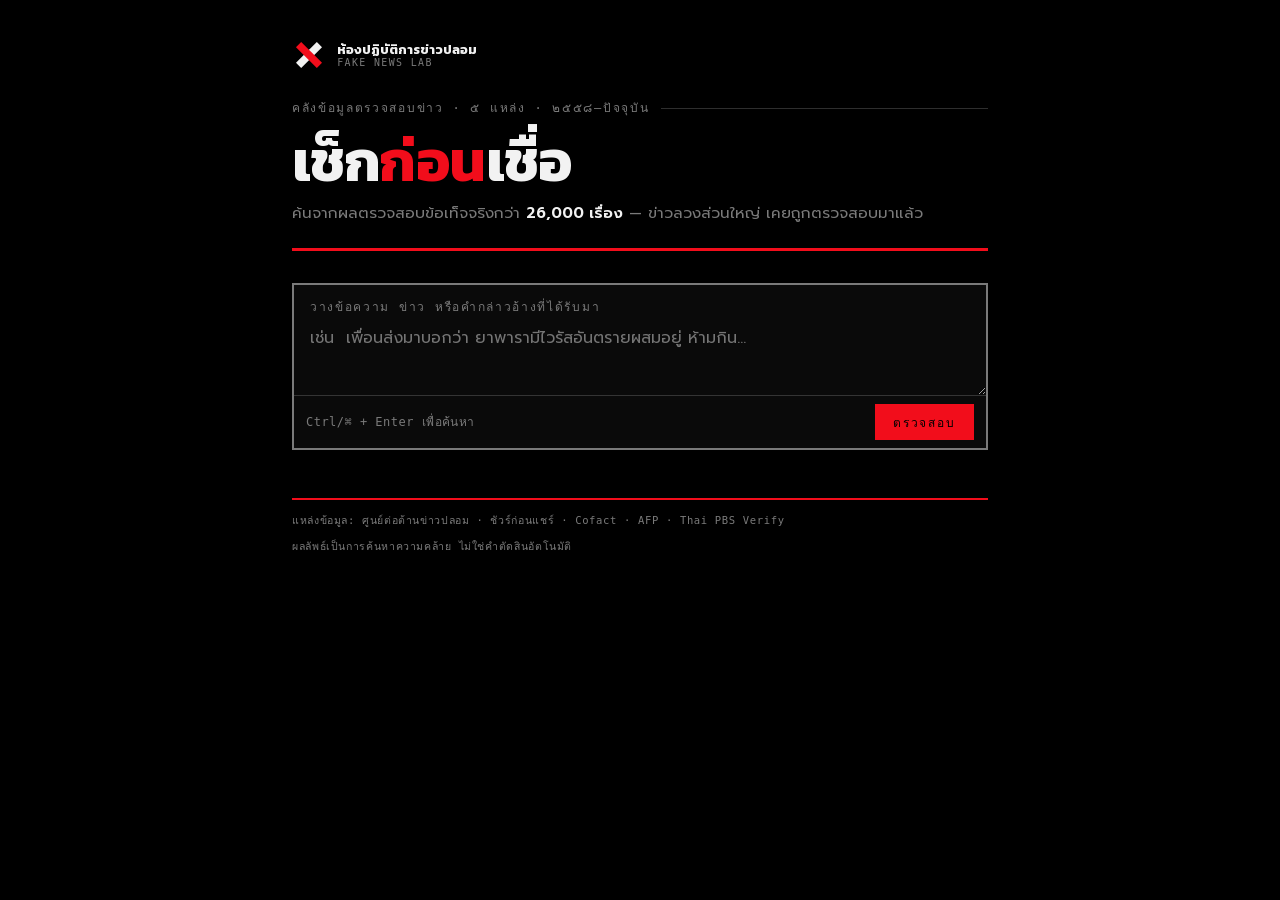
<file: src/th_verify/static/index.html>
<!doctype html>
<html lang="th">
<head>
<meta charset="utf-8">
<meta name="viewport" content="width=device-width, initial-scale=1">
<title>เช็กก่อนเชื่อ — คลังตรวจสอบข่าวไทย</title>
<!--
  Fake News Lab brand. The generated stylesheet block below is a verbatim copy
  of assets/brand/fnl-design-system.css, inlined because this file is served
  directly by FastAPI (FileResponse, no static mount) and must not make a single
  network request. Do not hand-edit it: run

      python scripts/_brand.py sync-static

  after changing the stylesheet. Page-specific rules live in the second block.
-->
<link rel="icon" href="data:image/svg+xml,%3Csvg xmlns='http://www.w3.org/2000/svg' viewBox='0 0 120 120'%3E%3Cg transform='rotate(-45 60 60)'%3E%3Crect x='8' y='47' width='104' height='26' fill='%23F2F2F2'/%3E%3C/g%3E%3Cg transform='rotate(45 60 60)'%3E%3Crect x='8' y='47' width='104' height='26' fill='%23F20D1B'/%3E%3C/g%3E%3C/svg%3E">
<style data-fnl-design-system>
/* ===== GENERATED — do not edit here. Source of truth: assets/brand/fnl-design-system.css
   Re-inline with: python scripts/_brand.py sync-static ===== */
/* Fake News Lab — brand webfonts.
 * Kanit + Prompt by Cadson Demak, SIL Open Font License 1.1.
 * GENERATED FILE — do not hand-edit; run scripts/brand/fetch_fonts.py.
 * Embedded rather than linked so no visitor request reaches a third
 * party and so standalone report files keep their typography when moved.
 */

/* Kanit 500 — latin */
@font-face {
  font-family: 'Kanit';
  font-style: normal;
  font-weight: 500;
  font-display: swap;
  src: url([data-uri]) format('woff2');
  unicode-range: U+0000-00FF, U+0131, U+0152-0153, U+02BB-02BC, U+02C6, U+02DA, U+02DC, U+0304, U+0308, U+0329, U+2000-206F, U+20AC, U+2122, U+2191, U+2193, U+2212, U+2215, U+FEFF, U+FFFD;
}

/* Kanit 500 — thai */
@font-face {
  font-family: 'Kanit';
  font-style: normal;
  font-weight: 500;
  font-display: swap;
  src: url([data-uri]) format('woff2');
  unicode-range: U+02D7, U+0303, U+0331, U+0E01-0E5B, U+200C-200D, U+25CC;
}

/* Kanit 600 — latin */
@font-face {
  font-family: 'Kanit';
  font-style: normal;
  font-weight: 600;
  font-display: swap;
  src: url([data-uri]) format('woff2');
  unicode-range: U+0000-00FF, U+0131, U+0152-0153, U+02BB-02BC, U+02C6, U+02DA, U+02DC, U+0304, U+0308, U+0329, U+2000-206F, U+20AC, U+2122, U+2191, U+2193, U+2212, U+2215, U+FEFF, U+FFFD;
}

/* Kanit 600 — thai */
@font-face {
  font-family: 'Kanit';
  font-style: normal;
  font-weight: 600;
  font-display: swap;
  src: url([data-uri]) format('woff2');
  unicode-range: U+02D7, U+0303, U+0331, U+0E01-0E5B, U+200C-200D, U+25CC;
}

/* Kanit 700 — latin */
@font-face {
  font-family: 'Kanit';
  font-style: normal;
  font-weight: 700;
  font-display: swap;
  src: url([data-uri]) format('woff2');
  unicode-range: U+0000-00FF, U+0131, U+0152-0153, U+02BB-02BC, U+02C6, U+02DA, U+02DC, U+0304, U+0308, U+0329, U+2000-206F, U+20AC, U+2122, U+2191, U+2193, U+2212, U+2215, U+FEFF, U+FFFD;
}

/* Kanit 700 — thai */
@font-face {
  font-family: 'Kanit';
  font-style: normal;
  font-weight: 700;
  font-display: swap;
  src: url([data-uri]) format('woff2');
  unicode-range: U+02D7, U+0303, U+0331, U+0E01-0E5B, U+200C-200D, U+25CC;
}

/* Prompt 400 — latin */
@font-face {
  font-family: 'Prompt';
  font-style: normal;
  font-weight: 400;
  font-display: swap;
  src: url([data-uri]) format('woff2');
  unicode-range: U+0000-00FF, U+0131, U+0152-0153, U+02BB-02BC, U+02C6, U+02DA, U+02DC, U+0304, U+0308, U+0329, U+2000-206F, U+20AC, U+2122, U+2191, U+2193, U+2212, U+2215, U+FEFF, U+FFFD;
}

/* Prompt 400 — thai */
@font-face {
  font-family: 'Prompt';
  font-style: normal;
  font-weight: 400;
  font-display: swap;
  src: url([data-uri]) format('woff2');
  unicode-range: U+02D7, U+0303, U+0331, U+0E01-0E5B, U+200C-200D, U+25CC;
}

/* Prompt 500 — latin */
@font-face {
  font-family: 'Prompt';
  font-style: normal;
  font-weight: 500;
  font-display: swap;
  src: url([data-uri]) format('woff2');
  unicode-range: U+0000-00FF, U+0131, U+0152-0153, U+02BB-02BC, U+02C6, U+02DA, U+02DC, U+0304, U+0308, U+0329, U+2000-206F, U+20AC, U+2122, U+2191, U+2193, U+2212, U+2215, U+FEFF, U+FFFD;
}

/* Prompt 500 — thai */
@font-face {
  font-family: 'Prompt';
  font-style: normal;
  font-weight: 500;
  font-display: swap;
  src: url([data-uri]) format('woff2');
  unicode-range: U+02D7, U+0303, U+0331, U+0E01-0E5B, U+200C-200D, U+25CC;
}

/* Prompt 600 — latin */
@font-face {
  font-family: 'Prompt';
  font-style: normal;
  font-weight: 600;
  font-display: swap;
  src: url([data-uri]) format('woff2');
  unicode-range: U+0000-00FF, U+0131, U+0152-0153, U+02BB-02BC, U+02C6, U+02DA, U+02DC, U+0304, U+0308, U+0329, U+2000-206F, U+20AC, U+2122, U+2191, U+2193, U+2212, U+2215, U+FEFF, U+FFFD;
}

/* Prompt 600 — thai */
@font-face {
  font-family: 'Prompt';
  font-style: normal;
  font-weight: 600;
  font-display: swap;
  src: url([data-uri]) format('woff2');
  unicode-range: U+02D7, U+0303, U+0331, U+0E01-0E5B, U+200C-200D, U+25CC;
}

/* ===========================================================================
   FAKE NEWS LAB — ห้องปฏิบัติการข่าวปลอม
   fnl-design-system.css — v1.0 (implements brand guide v1.0, พ.ค. 2568)

   Single file, zero dependencies. No @import, no webfonts, no CDN, no network
   requests of any kind: every page that uses this is rendered offline and by
   headless Chrome, so anything remote would either fail or leak an IP.

   Dark is the native mode. The base is Infra Black and it stays black in print
   too (print-color-adjust: exact). A light variant exists for print economy but
   it is opt-in only — add class="fnl-print-economy" to the html or body element. It is
   never applied automatically; the brand is not silently inverted.

   Sections
     01  tokens
     02  reset + base typography
     03  layout: documents, A4 pages, bands
     04  visual language: halftone, X bars, UI brackets, grid/scale, signals
     05  components: cover, stats, tables, quotes, callouts, bars, chips
     06  report component layer (classes the existing report builders emit)
     07  print / PDF
     08  print-economy (opt-in light)
     09  feature article layer (the news-feature report rendering)
   =========================================================================== */

/* ---------------------------------------------------------------------------
   01  TOKENS
   The five palette values are transcribed from the guide and are not to be
   altered. Everything else in this block is derived from them: the surface and
   line neutrals are steps on the black→Grid Gray ramp, nothing new is invented.
   --------------------------------------------------------------------------- */
:root {
  /* palette — non-negotiable */
  --fnl-black:  #000000;   /* Infra Black  — the base. Backgrounds are black. */
  --fnl-red:    #F20D1B;   /* Signal Red   — urgency, alerts, emphasis, action */
  --fnl-white:  #F2F2F2;   /* Field White  — primary text */
  --fnl-yellow: #FFD400;   /* Alert Yellow — indicators/markers ONLY, never body text */
  --fnl-gray:   #7A7A7A;   /* Grid Gray    — secondary text, grid lines */

  /* Alert Yellow in its *ink* role (small mono labels, markers, tick numbers).
     Split out because #FFD400 on white is unreadable: the print-economy variant
     re-points this one token and every yellow marker follows, while yellow
     survives untouched wherever it is a fill behind dark text. */
  --fnl-signal-ink: var(--fnl-yellow);

  /* derived neutrals */
  --fnl-surface-1: #0A0A0A;
  --fnl-surface-2: #131313;
  --fnl-line:        rgba(122, 122, 122, 0.38);
  --fnl-line-soft:   rgba(122, 122, 122, 0.20);
  --fnl-line-strong: var(--fnl-gray);
  --fnl-red-wash:    rgba(242, 13, 27, 0.12);
  --fnl-yellow-wash: rgba(255, 212, 0, 0.14);
  --fnl-white-wash:  rgba(242, 242, 242, 0.05);

  /* type
     No webfonts are permitted, so each tier is a stack of faces that are
     realistically present on a Thai desktop or a Linux render host, ending in
     a generic. Thai correctness comes first: Sarabun / Noto Sans Thai / IBM
     Plex Sans Thai lead every stack, and the mono stack carries a Thai-capable
     proportional fallback at the end so Thai inside mono metadata does not
     render as tofu. */
  --fnl-font-body: "Prompt", "Sarabun", "IBM Plex Sans Thai", "Noto Sans Thai",
                   "Thonburi", -apple-system, BlinkMacSystemFont, system-ui, sans-serif;
  --fnl-font-head: "Kanit", "Prompt", "Sarabun", "IBM Plex Sans Thai",
                   "Noto Sans Thai", "Thonburi", -apple-system, system-ui, sans-serif;
  --fnl-font-mono: ui-monospace, "SF Mono", SFMono-Regular, "IBM Plex Mono",
                   "JetBrains Mono", Menlo, Consolas, "Sarabun", "Noto Sans Thai", monospace;

  --fnl-weight-head: 700;
  --fnl-weight-body: 400;
  --fnl-weight-strong: 700;

  /* type scale — rem based, so the print block can rescale the whole document
     by moving the root size from px to pt */
  --fnl-fs-display: 3.05rem;
  --fnl-fs-h1: 2.1rem;
  --fnl-fs-h2: 1.35rem;
  --fnl-fs-h3: 1.08rem;
  --fnl-fs-body: 1rem;
  --fnl-fs-small: 0.875rem;
  --fnl-fs-meta: 0.75rem;
  --fnl-fs-micro: 0.66rem;

  --fnl-lh-tight: 1.18;
  --fnl-lh-head: 1.3;
  /* Thai needs more leading than Latin: vowels stack above and tone marks above
     those, so 1.6 is a floor for body copy, not a stylistic preference. */
  --fnl-lh-body: 1.68;

  --fnl-track-mono: 0.14em;
  --fnl-track-head: -0.01em;

  /* spacing */
  --fnl-space-1: 0.25rem;
  --fnl-space-2: 0.5rem;
  --fnl-space-3: 0.75rem;
  --fnl-space-4: 1rem;
  --fnl-space-5: 1.5rem;
  --fnl-space-6: 2rem;
  --fnl-space-7: 3rem;
  --fnl-space-8: 4rem;

  /* radii — the brand is squarish: 0 is the default, 2px is the maximum */
  --fnl-radius-0: 0;
  --fnl-radius-1: 2px;

  --fnl-rule: 1px;
  --fnl-rule-strong: 2px;
  --fnl-rule-heavy: 3px;

  /* halftone controls */
  --fnl-halftone-dot: 1.1px;
  --fnl-halftone-gap: 6px;
  --fnl-halftone-color: rgba(242, 242, 242, 0.16);

  /* UI bracket controls */
  --fnl-bracket-len: 14px;
  --fnl-bracket-w: 2px;
  --fnl-bracket-color: var(--fnl-yellow);

  --fnl-measure: 46rem;   /* comfortable reading column */
  --fnl-doc-max: 62rem;   /* wide document / dashboard column */
}

/* ---------------------------------------------------------------------------
   02  RESET + BASE
   --------------------------------------------------------------------------- */
*, *::before, *::after { box-sizing: border-box; }

html {
  font-size: 16px;
  background: var(--fnl-black);
  -webkit-text-size-adjust: 100%;
}

body {
  margin: 0;
  background: var(--fnl-black);
  color: var(--fnl-white);
  font-family: var(--fnl-font-body);
  font-size: var(--fnl-fs-body);
  font-weight: var(--fnl-weight-body);
  line-height: var(--fnl-lh-body);
  -webkit-print-color-adjust: exact;
  print-color-adjust: exact;
}

h1, h2, h3, h4 {
  font-family: var(--fnl-font-head);
  font-weight: var(--fnl-weight-head);
  line-height: var(--fnl-lh-head);
  letter-spacing: var(--fnl-track-head);
  color: var(--fnl-white);
  margin: 0 0 var(--fnl-space-3);
}

h1 { font-size: var(--fnl-fs-h1); line-height: var(--fnl-lh-tight); }

/* Section heads carry the grid: a heavy red rule under the title is the
   report-wide signal that a new block of evidence starts here. */
h2 {
  font-size: var(--fnl-fs-h2);
  margin-top: var(--fnl-space-6);
  padding-bottom: var(--fnl-space-2);
  border-bottom: var(--fnl-rule-strong) solid var(--fnl-red);
}

h3 {
  font-size: var(--fnl-fs-h3);
  margin-top: var(--fnl-space-5);
  color: var(--fnl-white);
}

h4 {
  font-size: var(--fnl-fs-body);
  margin-top: var(--fnl-space-4);
  color: var(--fnl-gray);
}

p { margin: 0 0 var(--fnl-space-3); }

/* Links stay Field White with a grey underline. Red is reserved for emphasis
   and calls to action — a table whose every claim cell is a link would
   otherwise turn into a wall of red and the emphasis would stop meaning
   anything. Red arrives on hover, where it does mean something. */
a {
  color: inherit;
  text-decoration: none;
  border-bottom: 1px solid var(--fnl-line);
}
a:hover, a:focus-visible { color: var(--fnl-red); border-bottom-color: var(--fnl-red); }
a:focus-visible { outline: 2px solid var(--fnl-yellow); outline-offset: 2px; }

strong, b { font-weight: var(--fnl-weight-strong); color: var(--fnl-white); }
em, i { font-style: italic; }
small { font-size: var(--fnl-fs-small); color: var(--fnl-gray); }

hr {
  border: 0;
  border-top: var(--fnl-rule) solid var(--fnl-line);
  margin: var(--fnl-space-5) 0;
}

code, kbd, samp, pre {
  font-family: var(--fnl-font-mono);
  font-size: 0.92em;
}
code { color: var(--fnl-signal-ink); }
pre {
  background: var(--fnl-surface-1);
  border: var(--fnl-rule) solid var(--fnl-line);
  padding: var(--fnl-space-4);
  overflow-x: auto;
  color: var(--fnl-white);
  line-height: 1.5;
}

ul, ol { margin: 0 0 var(--fnl-space-3); padding-left: 1.3em; }
li { margin-bottom: var(--fnl-space-1); }
ul { list-style: none; padding-left: 1.1em; }
ul > li::before {
  content: "→";
  color: var(--fnl-signal-ink);
  font-family: var(--fnl-font-mono);
  display: inline-block;
  width: 1.1em;
  margin-left: -1.1em;
}

::selection { background: var(--fnl-red); color: var(--fnl-white); }

/* ---------------------------------------------------------------------------
   03  LAYOUT
   --------------------------------------------------------------------------- */
.fnl-doc {
  max-width: var(--fnl-doc-max);
  margin: 0 auto;
  padding: var(--fnl-space-6) var(--fnl-space-5) var(--fnl-space-8);
}
.fnl-doc--narrow { max-width: var(--fnl-measure); }
.fnl-doc--wide { max-width: 76rem; }

/* An A4 sheet rendered on screen. In print it drops its own chrome and lets
   @page own the geometry. */
.fnl-page {
  width: 210mm;
  min-height: 297mm;
  margin: 12px auto;
  padding: 18mm 20mm 14mm;
  background: var(--fnl-black);
  border: var(--fnl-rule) solid var(--fnl-line-soft);
  position: relative;
}
.fnl-page + .fnl-page { break-before: page; page-break-before: always; }

.fnl-band {
  padding: var(--fnl-space-5) 0;
  border-top: var(--fnl-rule) solid var(--fnl-line);
}

.fnl-grid-2 { display: grid; grid-template-columns: 1fr 1fr; gap: var(--fnl-space-5); }
.fnl-grid-3 { display: grid; grid-template-columns: repeat(3, 1fr); gap: var(--fnl-space-4); }
@media (max-width: 720px) {
  .fnl-grid-2, .fnl-grid-3 { grid-template-columns: 1fr; }
}

/* ---------------------------------------------------------------------------
   04  VISUAL LANGUAGE
   The five documented elements: pixel halftone, X bars, UI brackets, grid and
   scale, yellow signals.
   --------------------------------------------------------------------------- */

/* --- 04.1  พิกเซลฮาล์ฟโทน — pixel halftone -------------------------------- */
.fnl-halftone {
  background-image: radial-gradient(var(--fnl-halftone-color) var(--fnl-halftone-dot), transparent 0);
  background-size: var(--fnl-halftone-gap) var(--fnl-halftone-gap);
  background-position: 0 0;
}
.fnl-halftone--dense  { --fnl-halftone-gap: 4px; --fnl-halftone-dot: 1.3px; }
.fnl-halftone--sparse { --fnl-halftone-gap: 9px; --fnl-halftone-dot: 1px; }
.fnl-halftone--red    { --fnl-halftone-color: rgba(242, 13, 27, 0.34); }
.fnl-halftone--yellow { --fnl-halftone-color: rgba(255, 212, 0, 0.28); }
/* density gradient: the texture dissolves as it travels, the way it does around
   the mark in the guide */
.fnl-halftone--fade {
  -webkit-mask-image: linear-gradient(to bottom, #000 0%, rgba(0,0,0,0.25) 60%, transparent 100%);
  mask-image: linear-gradient(to bottom, #000 0%, rgba(0,0,0,0.25) 60%, transparent 100%);
}
.fnl-halftone--fade-right {
  -webkit-mask-image: linear-gradient(to right, #000 0%, rgba(0,0,0,0.2) 70%, transparent 100%);
  mask-image: linear-gradient(to right, #000 0%, rgba(0,0,0,0.2) 70%, transparent 100%);
}

/* --- 04.2  แถบตัว X — the X mark, in pure CSS ------------------------------
   For anything larger than an inline glyph use the SVG in assets/brand/. This
   is the inline-text-sized version: two crossing bars, red over white. */
.fnl-x {
  --fnl-x-w: 9%;
  display: inline-block;
  width: 1em;
  height: 1em;
  vertical-align: -0.12em;
  flex: none;
  background-image:
    linear-gradient(45deg,
      transparent calc(50% - var(--fnl-x-w)), var(--fnl-red) calc(50% - var(--fnl-x-w)),
      var(--fnl-red) calc(50% + var(--fnl-x-w)), transparent calc(50% + var(--fnl-x-w))),
    linear-gradient(-45deg,
      transparent calc(50% - var(--fnl-x-w)), var(--fnl-white) calc(50% - var(--fnl-x-w)),
      var(--fnl-white) calc(50% + var(--fnl-x-w)), transparent calc(50% + var(--fnl-x-w)));
}
.fnl-x--mono {
  background-image:
    linear-gradient(45deg,
      transparent calc(50% - var(--fnl-x-w)), currentColor calc(50% - var(--fnl-x-w)),
      currentColor calc(50% + var(--fnl-x-w)), transparent calc(50% + var(--fnl-x-w))),
    linear-gradient(-45deg,
      transparent calc(50% - var(--fnl-x-w)), currentColor calc(50% - var(--fnl-x-w)),
      currentColor calc(50% + var(--fnl-x-w)), transparent calc(50% + var(--fnl-x-w)));
}
.fnl-x--lg { width: 2.2em; height: 2.2em; vertical-align: -0.55em; }

/* --- 04.3  วงเล็บ UI — corner brackets -------------------------------------
   Eight gradient arms, no extra DOM, prints cleanly. Clear space inside the
   brackets is the padding; do not reduce it below --fnl-space-4. */
.fnl-frame {
  position: relative;
  padding: var(--fnl-space-5);
  background-image:
    linear-gradient(var(--fnl-bracket-color), var(--fnl-bracket-color)),
    linear-gradient(var(--fnl-bracket-color), var(--fnl-bracket-color)),
    linear-gradient(var(--fnl-bracket-color), var(--fnl-bracket-color)),
    linear-gradient(var(--fnl-bracket-color), var(--fnl-bracket-color)),
    linear-gradient(var(--fnl-bracket-color), var(--fnl-bracket-color)),
    linear-gradient(var(--fnl-bracket-color), var(--fnl-bracket-color)),
    linear-gradient(var(--fnl-bracket-color), var(--fnl-bracket-color)),
    linear-gradient(var(--fnl-bracket-color), var(--fnl-bracket-color));
  background-repeat: no-repeat;
  background-size:
    var(--fnl-bracket-len) var(--fnl-bracket-w), var(--fnl-bracket-w) var(--fnl-bracket-len),
    var(--fnl-bracket-len) var(--fnl-bracket-w), var(--fnl-bracket-w) var(--fnl-bracket-len),
    var(--fnl-bracket-len) var(--fnl-bracket-w), var(--fnl-bracket-w) var(--fnl-bracket-len),
    var(--fnl-bracket-len) var(--fnl-bracket-w), var(--fnl-bracket-w) var(--fnl-bracket-len);
  background-position:
    left top, left top,
    right top, right top,
    left bottom, left bottom,
    right bottom, right bottom;
}
.fnl-frame--red   { --fnl-bracket-color: var(--fnl-red); }
.fnl-frame--white { --fnl-bracket-color: var(--fnl-white); }
.fnl-frame--gray  { --fnl-bracket-color: var(--fnl-gray); }
.fnl-frame--lg    { --fnl-bracket-len: 22px; --fnl-bracket-w: 3px; padding: var(--fnl-space-6); }
.fnl-frame--tight { padding: var(--fnl-space-4); }

/* --- 04.4  กริดและสเกล — grid, rules, scales ------------------------------- */
/* SYS // 001 — a mono system label followed by a hairline that runs to the edge */
.fnl-sys {
  display: flex;
  align-items: center;
  gap: var(--fnl-space-3);
  font-family: var(--fnl-font-mono);
  font-size: var(--fnl-fs-meta);
  letter-spacing: var(--fnl-track-mono);
  text-transform: uppercase;
  color: var(--fnl-gray);
  margin: var(--fnl-space-4) 0 var(--fnl-space-3);
}
.fnl-sys::after {
  content: "";
  flex: 1;
  height: var(--fnl-rule);
  background: var(--fnl-line);
}
.fnl-sys--red { color: var(--fnl-red); }
.fnl-sys--red::after { background: var(--fnl-red); }
.fnl-sys > .fnl-sys__id { color: var(--fnl-signal-ink); }

/* mono metadata label — the workhorse for IDs, versions, timestamps, counts */
.fnl-meta {
  font-family: var(--fnl-font-mono);
  font-size: var(--fnl-fs-meta);
  letter-spacing: var(--fnl-track-mono);
  color: var(--fnl-gray);
  text-transform: uppercase;
}
.fnl-meta--tight { letter-spacing: 0.06em; text-transform: none; }
.fnl-meta b, .fnl-meta strong { color: var(--fnl-white); font-weight: 600; }

/* a definition list of metadata — label above value, mono throughout */
.fnl-metablock {
  display: grid;
  grid-template-columns: repeat(auto-fit, minmax(9rem, 1fr));
  gap: var(--fnl-space-4);
  margin: var(--fnl-space-4) 0;
  padding: var(--fnl-space-4) 0;
  border-top: var(--fnl-rule) solid var(--fnl-line);
  border-bottom: var(--fnl-rule) solid var(--fnl-line);
}
.fnl-metablock dt {
  font-family: var(--fnl-font-mono);
  font-size: var(--fnl-fs-micro);
  letter-spacing: var(--fnl-track-mono);
  text-transform: uppercase;
  color: var(--fnl-gray);
  margin-bottom: var(--fnl-space-1);
}
.fnl-metablock dd { margin: 0; font-size: var(--fnl-fs-small); color: var(--fnl-white); }

/* measurement rule: 00 — 50 — 100 with tick marks */
.fnl-scale {
  display: flex;
  justify-content: space-between;
  align-items: flex-end;
  height: 14px;
  margin: var(--fnl-space-3) 0 var(--fnl-space-5);
  border-top: var(--fnl-rule) solid var(--fnl-line-strong);
  font-family: var(--fnl-font-mono);
  font-size: var(--fnl-fs-micro);
  letter-spacing: 0.08em;
  color: var(--fnl-gray);
}
.fnl-scale span { position: relative; padding-top: 8px; }
.fnl-scale span::before {
  content: "";
  position: absolute;
  top: 0; left: 0;
  width: var(--fnl-rule);
  height: 6px;
  background: var(--fnl-line-strong);
}
.fnl-scale span:last-child::before { left: auto; right: 0; }

/* tick row — pure grid texture, no labels */
.fnl-ticks {
  height: 10px;
  background-image: linear-gradient(to right, var(--fnl-line-strong) var(--fnl-rule), transparent var(--fnl-rule));
  background-size: 8px 10px;
  background-repeat: repeat-x;
  background-position: bottom;
}

/* --- 04.5  สัญญาณสีเหลือง — yellow signals -------------------------------- */
/* Chips are indicators, never running text. Default is the yellow status chip;
   red is for alerts and calls to action; gray for inert/neutral state. */
.fnl-chip {
  display: inline-flex;
  align-items: center;
  gap: 0.4em;
  font-family: var(--fnl-font-mono);
  font-size: var(--fnl-fs-meta);
  letter-spacing: 0.08em;
  line-height: 1.4;
  padding: 0.18em 0.6em;
  border: var(--fnl-rule) solid var(--fnl-signal-ink);
  color: var(--fnl-signal-ink);
  border-radius: var(--fnl-radius-0);
  white-space: nowrap;
}
.fnl-chip::before { content: "+"; font-weight: 700; }
.fnl-chip--solid { background: var(--fnl-yellow); color: var(--fnl-black); }
.fnl-chip--alert { border-color: var(--fnl-red); color: var(--fnl-red); }
.fnl-chip--alert::before { content: "!"; }
.fnl-chip--alert.fnl-chip--solid { background: var(--fnl-red); color: var(--fnl-white); }
.fnl-chip--mute { border-color: var(--fnl-gray); color: var(--fnl-gray); }
.fnl-chip--mute::before { content: "·"; }
.fnl-chip--arrow::before { content: "→"; }
.fnl-chip--target::before { content: "⌖"; }
.fnl-chip--plain::before { content: none; }

/* inline yellow marker for a single word or figure inside body copy */
.fnl-mark {
  color: var(--fnl-signal-ink);
  font-family: var(--fnl-font-mono);
  font-weight: 700;
}
.fnl-arrow { color: var(--fnl-signal-ink); font-family: var(--fnl-font-mono); }

/* caution stripes — for the edge of a warning block */
.fnl-caution {
  height: 6px;
  background-image: repeating-linear-gradient(-45deg,
    var(--fnl-yellow) 0 8px, var(--fnl-black) 8px 16px);
}

/* red emphasis */
.fnl-emph { color: var(--fnl-red); font-weight: var(--fnl-weight-strong); }
.fnl-emph-block {
  border-left: var(--fnl-rule-heavy) solid var(--fnl-red);
  background: var(--fnl-red-wash);
  padding: var(--fnl-space-3) var(--fnl-space-4);
  margin: var(--fnl-space-4) 0;
}

/* ---------------------------------------------------------------------------
   05  COMPONENTS
   --------------------------------------------------------------------------- */

/* --- cover block ---------------------------------------------------------- */
.fnl-cover {
  position: relative;
  padding: var(--fnl-space-7) 0 var(--fnl-space-6);
  border-bottom: var(--fnl-rule-heavy) solid var(--fnl-red);
  margin-bottom: var(--fnl-space-5);
}
.fnl-cover__brand {
  display: flex;
  align-items: center;
  gap: var(--fnl-space-3);
  margin-bottom: var(--fnl-space-5);
}
.fnl-cover__brand svg { display: block; flex: none; }
.fnl-cover__org {
  font-family: var(--fnl-font-head);
  font-weight: var(--fnl-weight-head);
  font-size: var(--fnl-fs-small);
  line-height: 1.25;
  letter-spacing: var(--fnl-track-head);
}
.fnl-cover__org span {
  display: block;
  font-family: var(--fnl-font-mono);
  font-weight: 400;
  font-size: var(--fnl-fs-micro);
  letter-spacing: var(--fnl-track-mono);
  color: var(--fnl-gray);
  text-transform: uppercase;
}
.fnl-cover__kicker {
  font-family: var(--fnl-font-mono);
  font-size: var(--fnl-fs-meta);
  letter-spacing: var(--fnl-track-mono);
  text-transform: uppercase;
  color: var(--fnl-red);
  margin-bottom: var(--fnl-space-2);
}
.fnl-cover__title {
  font-size: var(--fnl-fs-display);
  line-height: var(--fnl-lh-tight);
  margin: 0 0 var(--fnl-space-2);
}
.fnl-cover__title em { font-style: normal; color: var(--fnl-red); }
.fnl-cover__sub {
  font-size: var(--fnl-fs-h3);
  color: var(--fnl-gray);
  font-weight: 400;
  margin: 0 0 var(--fnl-space-4);
}
.fnl-cover__chips {
  display: flex;
  flex-wrap: wrap;
  gap: var(--fnl-space-2);
  margin: 0 0 var(--fnl-space-4);
}
.fnl-tagline {
  font-family: var(--fnl-font-mono);
  font-size: var(--fnl-fs-meta);
  letter-spacing: 0.06em;
  color: var(--fnl-gray);
}
.fnl-tagline b { color: var(--fnl-white); font-weight: 400; }

/* section divider page */
.fnl-divider {
  display: flex;
  flex-direction: column;
  justify-content: center;
  min-height: 40vh;
  border-top: var(--fnl-rule-heavy) solid var(--fnl-red);
  border-bottom: var(--fnl-rule-heavy) solid var(--fnl-red);
  padding: var(--fnl-space-7) 0;
  margin: var(--fnl-space-6) 0;
}
.fnl-divider__no {
  font-family: var(--fnl-font-mono);
  font-size: var(--fnl-fs-display);
  color: var(--fnl-signal-ink);
  line-height: 1;
}

/* --- stat tiles ----------------------------------------------------------- */
.fnl-stats {
  display: grid;
  grid-template-columns: repeat(auto-fit, minmax(7.5rem, 1fr));
  gap: var(--fnl-space-3);
  margin: var(--fnl-space-4) 0 var(--fnl-space-5);
}
.fnl-stat {
  border: var(--fnl-rule) solid var(--fnl-line);
  border-top: var(--fnl-rule-heavy) solid var(--fnl-gray);
  background: var(--fnl-surface-1);
  padding: var(--fnl-space-3) var(--fnl-space-3) var(--fnl-space-2);
  text-align: center;
}
.fnl-stat__num {
  font-family: var(--fnl-font-mono);
  font-size: 1.7rem;
  font-weight: 700;
  line-height: 1.1;
  color: var(--fnl-white);
  font-variant-numeric: tabular-nums;
}
.fnl-stat__label {
  font-family: var(--fnl-font-mono);
  font-size: var(--fnl-fs-micro);
  letter-spacing: 0.08em;
  text-transform: uppercase;
  color: var(--fnl-gray);
  margin-top: var(--fnl-space-1);
}
.fnl-stat__sub { font-size: var(--fnl-fs-micro); color: var(--fnl-gray); }
.fnl-stat--alert { border-top-color: var(--fnl-red); }
.fnl-stat--alert .fnl-stat__num { color: var(--fnl-red); }
.fnl-stat--signal { border-top-color: var(--fnl-yellow); }
.fnl-stat--signal .fnl-stat__num { color: var(--fnl-signal-ink); }
.fnl-stat--key { border-top-color: var(--fnl-white); }

/* --- tables --------------------------------------------------------------- */
/* Charts and tables: simple, high contrast, no decoration that is not data. */
table, .fnl-table {
  width: 100%;
  border-collapse: collapse;
  margin: var(--fnl-space-3) 0 var(--fnl-space-5);
  font-size: var(--fnl-fs-small);
}
thead { display: table-header-group; }
tr { break-inside: avoid; page-break-inside: avoid; }
th {
  font-family: var(--fnl-font-mono);
  font-size: var(--fnl-fs-meta);
  font-weight: 600;
  letter-spacing: 0.06em;
  text-transform: uppercase;
  text-align: left;
  color: var(--fnl-white);
  background: var(--fnl-surface-2);
  border-bottom: var(--fnl-rule-strong) solid var(--fnl-red);
  padding: var(--fnl-space-2) var(--fnl-space-3);
  vertical-align: bottom;
}
td {
  border-bottom: var(--fnl-rule) solid var(--fnl-line-soft);
  padding: var(--fnl-space-2) var(--fnl-space-3);
  vertical-align: top;
}
tbody tr:nth-child(even) td { background: var(--fnl-white-wash); }
td.fnl-num, th.fnl-num { text-align: right; font-variant-numeric: tabular-nums; font-family: var(--fnl-font-mono); }
/* highlighted cell — a yellow indicator, which is what yellow is for */
td.hl, td.fnl-hl { color: var(--fnl-signal-ink); font-weight: 700; background: var(--fnl-yellow-wash); }

/* --- pull quote ----------------------------------------------------------- */
blockquote, .fnl-quote {
  margin: var(--fnl-space-5) 0;
  padding: var(--fnl-space-4) var(--fnl-space-5);
  border-left: var(--fnl-rule-heavy) solid var(--fnl-red);
  background: var(--fnl-surface-1);
  color: var(--fnl-gray);
  font-size: var(--fnl-fs-small);
}
blockquote p:last-child, .fnl-quote p:last-child { margin-bottom: 0; }
.fnl-quote--display {
  border-left: 0;
  background: transparent;
  padding: var(--fnl-space-6) 0;
  border-top: var(--fnl-rule) solid var(--fnl-line);
  border-bottom: var(--fnl-rule) solid var(--fnl-line);
  font-family: var(--fnl-font-head);
  font-weight: var(--fnl-weight-head);
  font-size: var(--fnl-fs-h2);
  line-height: var(--fnl-lh-head);
  color: var(--fnl-white);
}
.fnl-quote__cite {
  display: block;
  margin-top: var(--fnl-space-3);
  font-family: var(--fnl-font-mono);
  font-size: var(--fnl-fs-meta);
  font-weight: 400;
  letter-spacing: var(--fnl-track-mono);
  text-transform: uppercase;
  color: var(--fnl-gray);
}

/* --- callout / note ------------------------------------------------------- */
.fnl-note {
  border: var(--fnl-rule) solid var(--fnl-line);
  border-left: var(--fnl-rule-heavy) solid var(--fnl-gray);
  background: var(--fnl-surface-1);
  padding: var(--fnl-space-3) var(--fnl-space-4);
  margin: var(--fnl-space-4) 0;
  font-size: var(--fnl-fs-small);
}
.fnl-note--signal { border-left-color: var(--fnl-yellow); }
.fnl-note--alert { border-left-color: var(--fnl-red); }

/* --- data bars ------------------------------------------------------------ */
.fnl-bar-row {
  display: flex;
  align-items: center;
  gap: var(--fnl-space-2);
  margin-bottom: var(--fnl-space-2);
  font-size: var(--fnl-fs-small);
}
.fnl-bar-row__label {
  width: 9.5rem;
  flex: none;
  color: var(--fnl-gray);
  white-space: nowrap;
  overflow: hidden;
  text-overflow: ellipsis;
}
.fnl-bar-row__track {
  flex: 1;
  height: 10px;
  background: var(--fnl-surface-2);
  border: var(--fnl-rule) solid var(--fnl-line-soft);
  overflow: hidden;
}
.fnl-bar-row__fill { display: block; height: 100%; background: var(--fnl-red); }
.fnl-bar-row__fill--mute { background: var(--fnl-gray); }
.fnl-bar-row__val {
  width: 2.6rem;
  flex: none;
  text-align: right;
  font-family: var(--fnl-font-mono);
  font-weight: 700;
  font-variant-numeric: tabular-nums;
}

/* --- buttons -------------------------------------------------------------- */
.fnl-btn {
  font-family: var(--fnl-font-mono);
  font-size: var(--fnl-fs-meta);
  letter-spacing: var(--fnl-track-mono);
  text-transform: uppercase;
  color: var(--fnl-black);
  background: var(--fnl-red);
  border: var(--fnl-rule-strong) solid var(--fnl-red);
  border-radius: var(--fnl-radius-0);
  padding: 0.55em 1.4em;
  cursor: pointer;
  transition: background 0.12s ease, color 0.12s ease;
}
.fnl-btn:hover { background: var(--fnl-black); color: var(--fnl-red); }
.fnl-btn:disabled { opacity: 0.45; cursor: wait; }
.fnl-btn--ghost { background: transparent; color: var(--fnl-white); border-color: var(--fnl-line-strong); }
.fnl-btn--ghost:hover { border-color: var(--fnl-yellow); color: var(--fnl-yellow); background: transparent; }
.fnl-btn--float {
  position: fixed;
  right: 24px;
  bottom: 24px;
  z-index: 99;
  display: inline-flex;
  align-items: center;
  gap: 8px;
}

/* --- form controls -------------------------------------------------------- */
.fnl-field {
  border: var(--fnl-rule-strong) solid var(--fnl-line-strong);
  background: var(--fnl-surface-1);
}
.fnl-field:focus-within { border-color: var(--fnl-yellow); }
.fnl-field > label {
  display: block;
  font-family: var(--fnl-font-mono);
  font-size: var(--fnl-fs-meta);
  letter-spacing: var(--fnl-track-mono);
  text-transform: uppercase;
  color: var(--fnl-gray);
  padding: var(--fnl-space-3) var(--fnl-space-4) 0;
}
.fnl-field textarea, .fnl-field input[type="text"] {
  display: block;
  width: 100%;
  border: 0;
  background: transparent;
  color: var(--fnl-white);
  font-family: var(--fnl-font-body);
  font-size: var(--fnl-fs-body);
  line-height: var(--fnl-lh-body);
  padding: var(--fnl-space-2) var(--fnl-space-4) var(--fnl-space-4);
  resize: vertical;
  outline: none;
}
.fnl-field__foot {
  display: flex;
  align-items: center;
  justify-content: space-between;
  gap: var(--fnl-space-3);
  border-top: var(--fnl-rule) solid var(--fnl-line);
  padding: var(--fnl-space-2) var(--fnl-space-3);
}
select.fnl-select {
  font-family: var(--fnl-font-mono);
  font-size: var(--fnl-fs-meta);
  letter-spacing: 0.04em;
  color: var(--fnl-white);
  background: var(--fnl-surface-2);
  border: var(--fnl-rule) solid var(--fnl-line-strong);
  border-radius: var(--fnl-radius-0);
  padding: 0.35em 0.6em;
  cursor: pointer;
}

/* progress meter */
.fnl-meter {
  height: 6px;
  background: var(--fnl-surface-2);
  border: var(--fnl-rule) solid var(--fnl-line-soft);
}
.fnl-meter > i { display: block; height: 100%; background: var(--fnl-yellow); }

/* --- footer --------------------------------------------------------------- */
.fnl-footer {
  margin-top: var(--fnl-space-7);
  padding-top: var(--fnl-space-3);
  border-top: var(--fnl-rule-strong) solid var(--fnl-red);
  display: flex;
  justify-content: space-between;
  flex-wrap: wrap;
  gap: var(--fnl-space-2);
  font-family: var(--fnl-font-mono);
  font-size: var(--fnl-fs-micro);
  letter-spacing: 0.06em;
  color: var(--fnl-gray);
}

/* --- utilities ------------------------------------------------------------ */
.fnl-mono { font-family: var(--fnl-font-mono); }
.fnl-muted { color: var(--fnl-gray); }
.fnl-center { text-align: center; }
.fnl-right { text-align: right; }
.fnl-nowrap { white-space: nowrap; }
.fnl-sr-only {
  position: absolute; width: 1px; height: 1px; padding: 0; margin: -1px;
  overflow: hidden; clip: rect(0 0 0 0); white-space: nowrap; border: 0;
}
.fnl-stack > * + * { margin-top: var(--fnl-space-4); }

@media (prefers-reduced-motion: reduce) {
  *, *::before, *::after { animation: none !important; transition: none !important; }
}

/* ---------------------------------------------------------------------------
   06  REPORT COMPONENT LAYER
   The report builders already emit a stable, semantic set of class names
   (.page, .pill, .trend-tbl, .insight …). Rather than rewrite that markup —
   which is dense Thai-bearing f-string HTML and the riskiest thing in the repo
   to touch — the brand is applied to those names here, composed entirely from
   the tokens above. New markup should prefer the fnl- components.
   --------------------------------------------------------------------------- */
.page {
  width: 210mm;
  min-height: 297mm;
  background: var(--fnl-black);
  margin: 12px auto;
  padding: 18mm 20mm 14mm;
  border: var(--fnl-rule) solid var(--fnl-line-soft);
  position: relative;
}
.page + .page { break-before: page; page-break-before: always; }

/* the mark sits above the kicker on a report header */
.rpt-brand {
  display: flex;
  align-items: center;
  gap: var(--fnl-space-2);
  margin-bottom: var(--fnl-space-3);
  font-family: var(--fnl-font-mono);
  font-size: var(--fnl-fs-micro);
  letter-spacing: var(--fnl-track-mono);
  text-transform: uppercase;
  color: var(--fnl-gray);
}
.rpt-brand svg { display: block; flex: none; }

.rpt-header {
  border-bottom: var(--fnl-rule-heavy) solid var(--fnl-red);
  padding-bottom: var(--fnl-space-3);
  margin-bottom: var(--fnl-space-4);
}
.rpt-kicker {
  font-family: var(--fnl-font-mono);
  font-size: var(--fnl-fs-micro);
  letter-spacing: var(--fnl-track-mono);
  text-transform: uppercase;
  color: var(--fnl-red);
  font-weight: 600;
  margin-bottom: var(--fnl-space-1);
}
.rpt-title {
  font-family: var(--fnl-font-head);
  font-size: 1.75rem;
  font-weight: var(--fnl-weight-head);
  line-height: var(--fnl-lh-tight);
  letter-spacing: var(--fnl-track-head);
  color: var(--fnl-white);
  margin: 0;
  border: 0;
  padding: 0;
}
.rpt-title em { font-style: normal; color: var(--fnl-red); }
.rpt-subtitle { font-size: var(--fnl-fs-small); color: var(--fnl-gray); margin-top: var(--fnl-space-1); }
.rpt-date {
  font-family: var(--fnl-font-mono);
  font-size: var(--fnl-fs-micro);
  letter-spacing: 0.06em;
  color: var(--fnl-gray);
  margin-top: var(--fnl-space-1);
}

.stats-row { display: flex; gap: var(--fnl-space-2); margin-bottom: var(--fnl-space-4); }
.pill {
  flex: 1;
  border: var(--fnl-rule) solid var(--fnl-line);
  border-top: var(--fnl-rule-heavy) solid var(--fnl-gray);
  background: var(--fnl-surface-1);
  border-radius: var(--fnl-radius-0);
  padding: var(--fnl-space-2) var(--fnl-space-3);
  text-align: center;
}
.pill-num {
  font-family: var(--fnl-font-mono);
  font-size: 1.45rem;
  font-weight: 700;
  line-height: 1.1;
  color: var(--fnl-white);
  font-variant-numeric: tabular-nums;
}
.pill-label {
  font-family: var(--fnl-font-mono);
  font-size: var(--fnl-fs-micro);
  color: var(--fnl-gray);
  text-transform: uppercase;
  letter-spacing: 0.06em;
  margin-top: 2px;
}
.pill-pct { font-family: var(--fnl-font-mono); font-size: var(--fnl-fs-micro); color: var(--fnl-gray); }
.pill.c-total { border-top-color: var(--fnl-white); }
.pill.c-total .pill-num { color: var(--fnl-white); }
.pill.c-false { border-top-color: var(--fnl-red); }
.pill.c-false .pill-num { color: var(--fnl-red); }
.pill.c-mis { border-top-color: var(--fnl-yellow); }
.pill.c-mis .pill-num { color: var(--fnl-signal-ink); }
.pill.c-true { border-top-color: var(--fnl-gray); }
.pill.c-true .pill-num { color: var(--fnl-white); }
.pill.c-other { border-top-color: var(--fnl-line-strong); }
.pill.c-other .pill-num { color: var(--fnl-gray); }

.two-col { display: grid; grid-template-columns: 1fr 1fr; gap: var(--fnl-space-5); margin-bottom: var(--fnl-space-4); }

.sec-title {
  font-family: var(--fnl-font-mono);
  font-size: var(--fnl-fs-meta);
  font-weight: 600;
  letter-spacing: var(--fnl-track-mono);
  text-transform: uppercase;
  color: var(--fnl-white);
  margin-bottom: var(--fnl-space-2);
  padding-bottom: var(--fnl-space-1);
  border-bottom: var(--fnl-rule-strong) solid var(--fnl-red);
}

/* Bars are drawn up to 110px tall by the builders, and each column also carries
   a value label above and a year label below. 125px left the tallest column
   overflowing into the section title above it, so the box is 145px here. */
.timeline {
  display: flex;
  align-items: flex-end;
  justify-content: space-between;
  height: 145px;
  border-bottom: var(--fnl-rule) solid var(--fnl-line-strong);
  padding-top: 16px;
}
.tb-col { display: flex; flex-direction: column; align-items: center; flex: 1; margin: 0 2px; }
.tb-val {
  font-family: var(--fnl-font-mono);
  font-size: var(--fnl-fs-micro);
  font-weight: 700;
  color: var(--fnl-gray);
  margin-bottom: 2px;
}
.tb-bar { width: 100%; max-width: 32px; background: var(--fnl-gray); border-radius: 0; }
.tb-bar.sp { background: var(--fnl-red); }
.tb-yr { font-family: var(--fnl-font-mono); font-size: var(--fnl-fs-micro); color: var(--fnl-gray); margin-top: 3px; }
.tl-note { font-family: var(--fnl-font-mono); font-size: var(--fnl-fs-micro); color: var(--fnl-gray); margin-top: 3px; }

.cb-row, .src-row { display: flex; align-items: center; margin-bottom: 5px; font-size: var(--fnl-fs-small); }
.cb-label, .src-name {
  width: 115px; flex: none; color: var(--fnl-gray);
  white-space: nowrap; overflow: hidden; text-overflow: ellipsis;
}
.cb-track, .src-bar {
  flex: 1; height: 10px;
  background: var(--fnl-surface-2);
  border: var(--fnl-rule) solid var(--fnl-line-soft);
  overflow: hidden; margin: 0 6px;
}
.src-bar { height: 8px; }
.cb-fill { display: block; height: 100%; background: var(--fnl-red); }
.src-fill { display: block; height: 100%; background: var(--fnl-gray); }
.cb-val, .src-val {
  font-family: var(--fnl-font-mono); font-weight: 700; width: 28px;
  text-align: right; font-size: var(--fnl-fs-micro); font-variant-numeric: tabular-nums;
  color: var(--fnl-white);
}

.trend-tbl { width: 100%; border-collapse: collapse; font-size: var(--fnl-fs-micro); margin-top: 6px; }
.trend-tbl th, .trend-tbl td {
  padding: 4px 6px;
  border: var(--fnl-rule) solid var(--fnl-line-soft);
  text-align: center;
}
.trend-tbl th {
  font-family: var(--fnl-font-mono);
  background: var(--fnl-surface-2);
  border-bottom: var(--fnl-rule-strong) solid var(--fnl-red);
  font-weight: 600;
  color: var(--fnl-white);
  text-transform: none;
  letter-spacing: 0;
}
.trend-tbl td.yr { text-align: left; font-weight: 600; background: var(--fnl-surface-1); font-family: var(--fnl-font-mono); }
.trend-tbl td.hl { background: var(--fnl-yellow-wash); color: var(--fnl-signal-ink); font-weight: 700; }
.trend-tbl td.tot { background: var(--fnl-surface-1); font-weight: 600; }
.trend-tbl tbody tr:nth-child(even) td { background: transparent; }
.trend-tbl tbody tr:nth-child(even) td.yr,
.trend-tbl tbody tr:nth-child(even) td.tot { background: var(--fnl-surface-1); }
.trend-tbl tbody tr:nth-child(even) td.hl { background: var(--fnl-yellow-wash); }

.insight {
  background: var(--fnl-red-wash);
  border-left: var(--fnl-rule-heavy) solid var(--fnl-red);
  padding: var(--fnl-space-3) var(--fnl-space-4);
  margin-top: var(--fnl-space-4);
  border-radius: var(--fnl-radius-0);
  font-size: var(--fnl-fs-small);
  line-height: 1.6;
  color: var(--fnl-white);
}
.insight strong { color: var(--fnl-white); }

.method {
  margin-top: var(--fnl-space-4);
  padding-top: var(--fnl-space-3);
  border-top: var(--fnl-rule) solid var(--fnl-line);
  font-size: var(--fnl-fs-micro);
  color: var(--fnl-gray);
  line-height: 1.6;
}
.method strong { color: var(--fnl-white); }

.rpt-footer {
  margin-top: var(--fnl-space-3);
  padding-top: var(--fnl-space-2);
  border-top: var(--fnl-rule-strong) solid var(--fnl-red);
  display: flex;
  justify-content: space-between;
  font-family: var(--fnl-font-mono);
  font-size: var(--fnl-fs-micro);
  letter-spacing: 0.04em;
  color: var(--fnl-gray);
}

.dl-btn {
  position: fixed;
  bottom: 24px;
  right: 24px;
  z-index: 999;
  background: var(--fnl-red);
  color: var(--fnl-black);
  border: var(--fnl-rule-strong) solid var(--fnl-red);
  padding: 10px 20px;
  border-radius: var(--fnl-radius-0);
  font-family: var(--fnl-font-mono);
  font-size: var(--fnl-fs-meta);
  letter-spacing: var(--fnl-track-mono);
  text-transform: uppercase;
  font-weight: 600;
  cursor: pointer;
  display: flex;
  align-items: center;
  gap: 8px;
  transition: background 0.12s ease, color 0.12s ease;
}
.dl-btn:hover { background: var(--fnl-black); color: var(--fnl-red); }

/* ---------------------------------------------------------------------------
   07  PRINT / PDF
   These documents are printed to PDF by headless Chrome at A4. Black must
   survive: print-color-adjust: exact is set on html, body and every element
   that carries a background, because Chrome drops backgrounds otherwise and
   the report would come out as white text on white paper.
   --------------------------------------------------------------------------- */
/* The page box itself is painted, not just the body. Chrome's print path does
   NOT propagate the root element's background into the @page margin area — a
   black document printed that way comes out as a black column floating in a
   white frame. Painting the page box is what makes Infra Black full-bleed on
   A4 while the content keeps proper margins on every page.

   @page cannot be scoped to a class, so the opt-in light variant supplies its
   own `@page { background: #FFFFFF }` override — see _brand.document(). */
@page {
  size: A4;
  margin: 14mm 13mm;
  background: #000000;
}

@media print {
  /* 1rem becomes 10.5pt, so the whole type scale rescales for paper at once */
  html { font-size: 10.5pt; }

  /* Display sizes are tuned for a screen column, not for 184mm of A4. A Thai
     headline has no spaces to break on until the next word boundary, so an
     over-large display size does not wrap politely — it runs off the right
     edge of the sheet and is clipped by the printer. These are the paper
     sizes; break-word is the belt to that pair of braces. */
  :root {
    --fnl-fs-display: 1.95rem;
    --fnl-fs-h1: 1.6rem;
    --fnl-fs-h2: 1.15rem;
    --fnl-fs-h3: 1rem;
  }
  h1, h2, h3, h4, .rpt-title, .fnl-cover__title {
    overflow-wrap: break-word;
    word-break: break-word;
  }

  html, body {
    background: var(--fnl-black) !important;
    color: var(--fnl-white) !important;
    -webkit-print-color-adjust: exact !important;
    print-color-adjust: exact !important;
  }

  *, *::before, *::after {
    -webkit-print-color-adjust: exact !important;
    print-color-adjust: exact !important;
  }

  .fnl-doc { max-width: none; padding: 0; margin: 0; }

  /* on paper the sheet is the page: @page owns the geometry */
  .fnl-page, .page {
    width: auto;
    min-height: 0;
    margin: 0;
    padding: 0;
    border: 0;
    box-shadow: none;
  }

  .fnl-btn--float, .dl-btn, .fnl-no-print { display: none !important; }

  h1, h2, h3, h4 { break-after: avoid; page-break-after: avoid; }
  h2 { margin-top: var(--fnl-space-5); }
  table, figure, .fnl-stat, .fnl-stats, .fnl-quote, blockquote, .insight, .fnl-note {
    break-inside: avoid;
    page-break-inside: avoid;
  }
  /* a long claim table must be allowed to flow, but never split a row, and
     repeat the header on every page it reaches */
  table { break-inside: auto; page-break-inside: auto; }
  tr { break-inside: avoid; page-break-inside: avoid; }
  thead { display: table-header-group; }
  tfoot { display: table-footer-group; }

  a { border-bottom: 0; }
  .fnl-cover { padding-top: 0; break-after: avoid; }
  .fnl-divider { min-height: 0; break-before: page; page-break-before: always; }
}

/* ---------------------------------------------------------------------------
   08  PRINT-ECONOMY (OPT-IN LIGHT VARIANT)
   Black A4 pages are expensive to print on a desk printer. This is the only
   sanctioned light rendering and it is never applied automatically: put
   class="fnl-print-economy" on the html or body element deliberately.

   Signal Red and Alert Yellow keep their exact hex values. Yellow drops out of
   the text role entirely here — on white it is illegible — and appears only as
   a fill behind black text, which is still "indicator, never body text".
   --------------------------------------------------------------------------- */
.fnl-print-economy {
  --fnl-black: #FFFFFF;
  --fnl-white: #0A0A0A;
  --fnl-gray: #6A6A6A;
  --fnl-surface-1: #F7F7F7;
  --fnl-surface-2: #EDEDED;
  --fnl-line: rgba(0, 0, 0, 0.22);
  --fnl-line-soft: rgba(0, 0, 0, 0.12);
  --fnl-line-strong: #6A6A6A;
  --fnl-red-wash: rgba(242, 13, 27, 0.07);
  --fnl-yellow-wash: rgba(255, 212, 0, 0.35);
  --fnl-white-wash: rgba(0, 0, 0, 0.035);
  --fnl-halftone-color: rgba(0, 0, 0, 0.16);
  --fnl-bracket-color: var(--fnl-red);
  --fnl-signal-ink: #8A6D00;
  background: #FFFFFF;
  color: #0A0A0A;
}
.fnl-print-economy body { background: #FFFFFF; color: #0A0A0A; }
/* Yellow keeps its hex as a fill (chip solids, highlighted cells) but its ink
   role moves to a dark ochre that is legible on paper. */
.fnl-print-economy .fnl-chip--solid { background: #FFD400; color: #000; }
.fnl-print-economy td.hl,
.fnl-print-economy td.fnl-hl,
.fnl-print-economy .trend-tbl td.hl { color: #000; background: var(--fnl-yellow-wash); }
.fnl-print-economy .fnl-meter > i { background: var(--fnl-red); }
/* The mark's Field White bar would vanish on white paper. CSS beats the SVG's
   presentation attribute, so the inline mark flips to ink without a second
   asset. */
.fnl-print-economy svg rect[fill="#F2F2F2"],
.fnl-print-economy svg circle[fill="#F2F2F2"] { fill: #0A0A0A; }
.fnl-print-economy .fnl-btn, .fnl-print-economy .dl-btn { color: #FFFFFF; }
.fnl-print-economy .fnl-btn:hover, .fnl-print-economy .dl-btn:hover { background: #FFFFFF; color: var(--fnl-red); }
@media print {
  .fnl-print-economy, .fnl-print-economy body {
    background: #FFFFFF !important;
    color: #0A0A0A !important;
  }
}

/* ---------------------------------------------------------------------------
   09  FEATURE ARTICLE LAYER
   The news-feature rendering of a report (scripts/build_issue_feature.py). The
   white-paper report in section 06 leads with the numbers; a feature leads with
   the story and uses the numbers as evidence, so it needs a reading column, a
   hero, section rules, case cards and sidebars rather than a stat grid.

   Two surfaces, one stylesheet: on screen this is a single long-scroll column,
   and in print the same markup becomes an A4 feature. Nothing here is
   screen-only or print-only markup — the difference is entirely in the print
   block at the end of this section.

   No drop cap. A Thai first letter carries vowels above and tone marks above
   those; ::first-letter takes only the base consonant and leaves the marks
   behind at body size, which shears the glyph apart. The lead is distinguished
   by size and a red rule instead.
   --------------------------------------------------------------------------- */
.fnl-article {
  max-width: var(--fnl-measure);
  margin: 0 auto;
  padding: var(--fnl-space-6) var(--fnl-space-5) var(--fnl-space-8);
}
.fnl-article > p { margin-bottom: var(--fnl-space-4); }

/* --- hero ----------------------------------------------------------------- */
.feat-hero {
  border-bottom: var(--fnl-rule-heavy) solid var(--fnl-red);
  padding-bottom: var(--fnl-space-4);
  margin-bottom: var(--fnl-space-5);
}
.feat-hero__brand {
  display: flex;
  align-items: center;
  gap: var(--fnl-space-3);
  margin-bottom: var(--fnl-space-5);
}
.feat-hero__brand svg { display: block; flex: none; }
.feat-hero__org {
  font-family: var(--fnl-font-head);
  font-weight: var(--fnl-weight-head);
  font-size: var(--fnl-fs-small);
  line-height: 1.25;
  letter-spacing: var(--fnl-track-head);
}
.feat-hero__org span {
  display: block;
  font-family: var(--fnl-font-mono);
  font-weight: 400;
  font-size: var(--fnl-fs-micro);
  letter-spacing: var(--fnl-track-mono);
  text-transform: uppercase;
  color: var(--fnl-gray);
}
.feat-kicker {
  font-family: var(--fnl-font-mono);
  font-size: var(--fnl-fs-meta);
  letter-spacing: var(--fnl-track-mono);
  text-transform: uppercase;
  color: var(--fnl-red);
  font-weight: 600;
  margin-bottom: var(--fnl-space-2);
}
.feat-headline {
  font-family: var(--fnl-font-head);
  font-size: var(--fnl-fs-h1);
  font-weight: var(--fnl-weight-head);
  line-height: var(--fnl-lh-tight);
  letter-spacing: var(--fnl-track-head);
  color: var(--fnl-white);
  margin: 0 0 var(--fnl-space-3);
  border: 0;
}
.feat-headline em { font-style: normal; color: var(--fnl-red); }
/* standfirst: the paragraph that sells the story, one size above body */
.feat-dek {
  font-size: var(--fnl-fs-h3);
  line-height: 1.55;
  color: var(--fnl-white);
  margin: 0 0 var(--fnl-space-4);
}
.feat-byline {
  display: flex;
  flex-wrap: wrap;
  gap: var(--fnl-space-2) var(--fnl-space-4);
  font-family: var(--fnl-font-mono);
  font-size: var(--fnl-fs-meta);
  letter-spacing: var(--fnl-track-mono);
  text-transform: uppercase;
  color: var(--fnl-gray);
}
.feat-byline b { color: var(--fnl-white); font-weight: 600; }
.feat-chips {
  display: flex;
  flex-wrap: wrap;
  gap: var(--fnl-space-2);
  margin: var(--fnl-space-4) 0 0;
}

/* --- body ----------------------------------------------------------------- */
.feat-lead {
  font-size: var(--fnl-fs-h3);
  line-height: 1.6;
  color: var(--fnl-white);
  border-left: var(--fnl-rule-heavy) solid var(--fnl-red);
  padding-left: var(--fnl-space-4);
  margin: 0 0 var(--fnl-space-5);
}
.feat-sec { margin-top: var(--fnl-space-6); }
.feat-sec__head {
  font-family: var(--fnl-font-head);
  font-size: var(--fnl-fs-h2);
  font-weight: var(--fnl-weight-head);
  line-height: var(--fnl-lh-head);
  color: var(--fnl-white);
  margin: 0 0 var(--fnl-space-3);
  border: 0;
}
.feat-sec p { margin-bottom: var(--fnl-space-4); }

/* --- case cards ----------------------------------------------------------- */
/* One claim per card: what circulated, what the checker ruled, where to verify.
   A card rather than a table row because the claim text is a sentence and the
   link has to be clickable in the web version and printable in the PDF. */
.feat-cases {
  display: grid;
  grid-template-columns: 1fr 1fr;
  gap: var(--fnl-space-4);
  margin: var(--fnl-space-4) 0 var(--fnl-space-5);
}
@media (max-width: 640px) { .feat-cases { grid-template-columns: 1fr; } }
.feat-case {
  border: var(--fnl-rule) solid var(--fnl-line);
  border-top: var(--fnl-rule-heavy) solid var(--fnl-gray);
  background: var(--fnl-surface-1);
  padding: var(--fnl-space-3) var(--fnl-space-4) var(--fnl-space-3);
  display: flex;
  flex-direction: column;
  gap: var(--fnl-space-2);
  break-inside: avoid;
  page-break-inside: avoid;
}
.feat-case--false { border-top-color: var(--fnl-red); }
.feat-case--misleading { border-top-color: var(--fnl-yellow); }
.feat-case--true { border-top-color: var(--fnl-white); }
.feat-case__verdict {
  font-family: var(--fnl-font-mono);
  font-size: var(--fnl-fs-meta);
  font-weight: 700;
  letter-spacing: var(--fnl-track-mono);
  text-transform: uppercase;
  color: var(--fnl-gray);
}
.feat-case--false .feat-case__verdict { color: var(--fnl-red); }
.feat-case--misleading .feat-case__verdict { color: var(--fnl-signal-ink); }
.feat-case--true .feat-case__verdict { color: var(--fnl-white); }
.feat-case__label {
  font-family: var(--fnl-font-mono);
  font-size: var(--fnl-fs-micro);
  letter-spacing: var(--fnl-track-mono);
  text-transform: uppercase;
  color: var(--fnl-gray);
  margin-bottom: calc(var(--fnl-space-2) * -1 + 2px);
}
.feat-case__claim {
  font-size: var(--fnl-fs-small);
  line-height: 1.6;
  color: var(--fnl-white);
  margin: 0;
}
.feat-case__foot {
  margin-top: auto;
  padding-top: var(--fnl-space-2);
  border-top: var(--fnl-rule) solid var(--fnl-line-soft);
  font-family: var(--fnl-font-mono);
  font-size: var(--fnl-fs-micro);
  letter-spacing: 0.06em;
  color: var(--fnl-gray);
  display: flex;
  justify-content: space-between;
  gap: var(--fnl-space-2);
}
.feat-case__foot a { color: var(--fnl-gray); border-bottom: 0; }
.feat-case__foot a:hover { color: var(--fnl-red); }

/* --- sidebar / boxed facts ------------------------------------------------ */
.feat-box {
  border-left: var(--fnl-rule-heavy) solid var(--fnl-yellow);
  background: var(--fnl-surface-1);
  padding: var(--fnl-space-4);
  margin: var(--fnl-space-5) 0;
  break-inside: avoid;
  page-break-inside: avoid;
}
.feat-box__title {
  font-family: var(--fnl-font-mono);
  font-size: var(--fnl-fs-meta);
  letter-spacing: var(--fnl-track-mono);
  text-transform: uppercase;
  color: var(--fnl-signal-ink);
  margin-bottom: var(--fnl-space-3);
}
.feat-box ol, .feat-box ul { margin: 0; padding-left: 1.2em; }
.feat-box li { margin-bottom: var(--fnl-space-2); font-size: var(--fnl-fs-small); }
.feat-box li:last-child { margin-bottom: 0; }

/* numbered takeaways — the "what to do" close of the communication formula */
.feat-actions { list-style: none; margin: 0; padding: 0; counter-reset: act; }
.feat-actions li {
  counter-increment: act;
  position: relative;
  padding-left: 2.2rem;
  margin-bottom: var(--fnl-space-3);
  font-size: var(--fnl-fs-small);
  line-height: 1.6;
}
.feat-actions li::before {
  content: counter(act, decimal-leading-zero);
  position: absolute;
  left: 0;
  top: 0.05em;
  font-family: var(--fnl-font-mono);
  font-size: var(--fnl-fs-meta);
  font-weight: 700;
  color: var(--fnl-red);
}

/* an unfilled analyst slot. Deliberately loud: a draft must never be mistaken
   for a finished piece when it is forwarded as a PDF. */
.feat-slot {
  border: var(--fnl-rule-strong) dashed var(--fnl-yellow);
  background: var(--fnl-yellow-wash);
  color: var(--fnl-white);
  padding: var(--fnl-space-3) var(--fnl-space-4);
  margin: var(--fnl-space-4) 0;
  font-size: var(--fnl-fs-small);
}
.feat-slot b { color: var(--fnl-signal-ink); font-family: var(--fnl-font-mono); }

/* --- print ---------------------------------------------------------------- */
@media print {
  /* The reading column becomes the sheet. A4 at 13mm margins is ~184mm of
     measure, which is too wide for a single column of Thai body text, so the
     body runs in two columns on paper and one on screen. The hero, figures and
     case grid span both. */
  .fnl-article {
    max-width: none;
    margin: 0;
    padding: 0;
    column-count: 2;
    column-gap: 9mm;
    column-fill: auto;
  }
  .feat-hero, .fnl-fig, .feat-cases, .feat-box, .fnl-footer,
  .fnl-quote--display, .feat-kpi-span, .feat-lead {
    column-span: all;
  }
  /* the mono section rule belongs to the heading that follows it; without this
     the rule ends one column and its heading starts the next */
  .feat-sec .fnl-sys { break-after: avoid; page-break-after: avoid; }
  .feat-cases { grid-template-columns: 1fr 1fr; }
  .feat-headline { font-size: 1.85rem; }
  .feat-dek { font-size: 1.05rem; }
  .feat-lead { font-size: 1rem; }
  .feat-sec { margin-top: var(--fnl-space-4); break-inside: auto; }
  .feat-sec__head { break-after: avoid; page-break-after: avoid; }
  .feat-case, .feat-box, .feat-slot { break-inside: avoid; page-break-inside: avoid; }
  /* orphan/widow control matters more in a narrow column */
  .feat-sec p, .feat-lead { orphans: 2; widows: 2; }
}

.fnl-print-economy .feat-case { background: var(--fnl-surface-1); }
.fnl-print-economy .feat-slot { color: #0A0A0A; }

</style>
<style>
/* ── เช็กก่อนเชื่อ — page-specific only ─────────────────────────────── */
.sheet { max-width: 46rem; margin: 0 auto; padding: 0 1.25rem 5rem; }

header { padding: 2.4rem 0 1.4rem; border-bottom: var(--fnl-rule-heavy) solid var(--fnl-red); }
.brandbar { display:flex; align-items:center; gap:.7rem; margin-bottom:1.6rem; }
.brandbar svg { display:block; flex:none; }
.brandbar .org { font-family:var(--fnl-font-head); font-weight:800; font-size:.8rem; line-height:1.2; }
.brandbar .org span { display:block; font-family:var(--fnl-font-mono); font-weight:400;
  font-size:.62rem; letter-spacing:var(--fnl-track-mono); color:var(--fnl-gray); }
h1 { font-size: clamp(2.4rem, 8vw, 3.6rem); line-height:1.08; margin:0 0 .5rem; }
h1 em { font-style:normal; color:var(--fnl-red); }
.tagline { color:var(--fnl-gray); font-size:.95rem; margin:0; }
.tagline b { color:var(--fnl-white); font-weight:600; }

.ask { margin-top: 2rem; }
.ask .hint { font-family:var(--fnl-font-mono); font-size:var(--fnl-fs-meta);
  letter-spacing:.04em; color:var(--fnl-gray); }

/* ── verdict banner ─────────────────────────────────────────────────── */
.banner { margin:2rem 0 1.4rem; display:none; gap:1rem; align-items:flex-start; }
.banner.show { display:flex; }
.stamp { font-family:var(--fnl-font-mono); font-size:.82rem; letter-spacing:.1em;
  line-height:1.3; padding:.5rem .8rem; flex:none; max-width:11rem;
  border:var(--fnl-rule-strong) solid currentColor; color:var(--fnl-gray); }
.banner p { font-size:.95rem; line-height:1.7; color:var(--fnl-gray); margin:0; }
.banner p b { color:var(--fnl-white); }
/* level colours: red = confirmed debunk, yellow = pointer, grey = nothing found.
   `related` is a pointer, not an alarm — hence Alert Yellow, not Signal Red. */
.lv-strong .stamp { color:var(--fnl-red); }
.lv-strong.true-top .stamp { color:var(--fnl-white); }
.lv-possible .stamp { color:var(--fnl-yellow); }
.lv-related .stamp { color:var(--fnl-yellow); }
.lv-none .stamp { color:var(--fnl-gray); }

/* ── result cards ───────────────────────────────────────────────────── */
.results { display:none; }
.results.show { display:block; }
.card { border-bottom: var(--fnl-rule) solid var(--fnl-line-soft); padding:1.1rem .1rem 1.2rem; }
.card-top { display:flex; gap:.6rem; align-items:baseline; flex-wrap:wrap; margin-bottom:.45rem; }
.badge { font-family:var(--fnl-font-mono); font-size:var(--fnl-fs-meta); font-weight:700;
  letter-spacing:.06em; padding:.14rem .55rem; border:var(--fnl-rule) solid currentColor;
  white-space:nowrap; }
.b-false, .b-scam_alert { color:var(--fnl-red); }
.b-misleading { color:var(--fnl-yellow); }
.b-true { color:var(--fnl-white); }
.b-altered_media, .b-satire, .b-unknown { color:var(--fnl-gray); }
.meta { font-family:var(--fnl-font-mono); font-size:var(--fnl-fs-meta);
  letter-spacing:.04em; color:var(--fnl-gray); }
.meta b { color:var(--fnl-white); font-weight:500; }
.score { margin-left:auto; font-family:var(--fnl-font-mono); font-size:var(--fnl-fs-meta);
  color:var(--fnl-yellow); font-variant-numeric:tabular-nums; }
.claim { font-size:1.05rem; font-weight:600; line-height:1.55; }
.snippet { margin-top:.5rem; font-size:.88rem; line-height:1.7; color:var(--fnl-gray);
  display:-webkit-box; -webkit-line-clamp:3; -webkit-box-orient:vertical; overflow:hidden; }
.empty { text-align:center; padding:2.5rem 1rem; color:var(--fnl-gray); }

.spinner { display:none; text-align:center; padding:2.2rem; font-family:var(--fnl-font-mono);
  font-size:var(--fnl-fs-meta); letter-spacing:var(--fnl-track-mono); color:var(--fnl-yellow); }
.spinner.show { display:block; }
.error { display:none; margin-top:1.6rem; border:var(--fnl-rule-strong) solid var(--fnl-red);
  color:var(--fnl-red); padding:.8rem 1rem; font-size:.9rem; }
.error.show { display:block; }
</style>
</head>
<body>
<div class="sheet">

<header>
  <div class="brandbar">
    <svg xmlns="http://www.w3.org/2000/svg" viewBox="0 0 120 120" width="34" height="34" role="img" aria-label="Fake News Lab">
      <g transform="rotate(-45 60 60)"><rect x="8" y="47" width="104" height="26" fill="#F2F2F2"/></g>
      <g transform="rotate(45 60 60)"><rect x="8" y="47" width="104" height="26" fill="#F20D1B"/></g>
    </svg>
    <div class="org">ห้องปฏิบัติการข่าวปลอม<span>FAKE NEWS LAB</span></div>
  </div>
  <div class="fnl-sys"><span>คลังข้อมูลตรวจสอบข่าว · ๕ แหล่ง · ๒๕๕๘—ปัจจุบัน</span></div>
  <h1>เช็ก<em>ก่อน</em>เชื่อ</h1>
  <p class="tagline">ค้นจากผลตรวจสอบข้อเท็จจริงกว่า <b>26,000 เรื่อง</b> — ข่าวลวงส่วนใหญ่ เคยถูกตรวจสอบมาแล้ว</p>
</header>

<section class="ask fnl-field">
  <label for="q">วางข้อความ ข่าว หรือคำกล่าวอ้างที่ได้รับมา</label>
  <textarea id="q" placeholder="เช่น  เพื่อนส่งมาบอกว่า ยาพารามีไวรัสอันตรายผสมอยู่ ห้ามกิน…"></textarea>
  <div class="fnl-field__foot">
    <span class="hint">Ctrl/⌘ + Enter เพื่อค้นหา</span>
    <button id="go" class="fnl-btn">ตรวจสอบ</button>
  </div>
</section>

<div class="spinner" id="spin">กำลังค้นหา</div>
<div class="error" id="err"></div>

<div class="banner" id="banner">
  <span class="stamp" id="stamp"></span>
  <p id="banner-text"></p>
</div>

<section class="results" id="results">
  <div class="fnl-sys"><span>ผลการค้นหาที่ใกล้เคียง</span></div>
  <div id="cards"></div>
</section>

<footer class="fnl-footer">
  <span>แหล่งข้อมูล: ศูนย์ต่อต้านข่าวปลอม · ชัวร์ก่อนแชร์ · Cofact · AFP · Thai PBS Verify</span>
  <span>ผลลัพธ์เป็นการค้นหาความคล้าย ไม่ใช่คำตัดสินอัตโนมัติ</span>
</footer>

</div>
<script>
const LABELS = {
  false:          ["ข่าวปลอม","b-false"],
  true:           ["ข่าวจริง","b-true"],
  misleading:     ["บิดเบือน","b-misleading"],
  altered_media:  ["ภาพ/คลิปดัดแปลง·AI","b-altered_media"],
  scam_alert:     ["เตือนภัยมิจฉาชีพ","b-scam_alert"],
  satire:         ["เสียดสี","b-satire"],
  unknown:        ["ไม่ระบุผล","b-unknown"],
};
const SOURCES = {
  afnc:"ศูนย์ต่อต้านข่าวปลอม", sure_share:"ชัวร์ก่อนแชร์",
  cofact:"Cofact", afp:"AFP Fact Check", thaipbs:"Thai PBS Verify",
};
const q = document.getElementById("q"), go = document.getElementById("go");
const spin = document.getElementById("spin"), err = document.getElementById("err");
const banner = document.getElementById("banner"), stamp = document.getElementById("stamp");
const bannerText = document.getElementById("banner-text");
const results = document.getElementById("results"), cards = document.getElementById("cards");

function esc(s){const d=document.createElement("div");d.textContent=s??"";return d.innerHTML}
function fmtDate(iso){
  if(!iso) return "";
  const d = new Date(iso);
  if(isNaN(d)) return "";
  return d.toLocaleDateString("th-TH",{year:"numeric",month:"short",day:"numeric"});
}

async function check(){
  const text = q.value.trim();
  if(text.length < 5) return;
  go.disabled = true; spin.classList.add("show"); err.classList.remove("show");
  banner.classList.remove("show"); results.classList.remove("show");
  try{
    const res = await fetch("/check",{
      method:"POST", headers:{"Content-Type":"application/json"},
      body:JSON.stringify({text, top_k:5}),
    });
    if(!res.ok) throw new Error((await res.json()).detail || res.statusText);
    render(await res.json());
  }catch(e){
    err.textContent = "ค้นหาไม่สำเร็จ: " + e.message;
    err.classList.add("show");
  }finally{
    go.disabled = false; spin.classList.remove("show");
  }
}

function render(data){
  const top = data.matches[0];
  banner.className = "banner show lv-" + data.match_level;
  // "true-top" only makes sense when something actually matched; every level
  // except "none" can carry a top result.
  if(data.match_level !== "none" && top && top.label === "true") banner.classList.add("true-top");
  if(data.match_level === "strong"){
    stamp.textContent = top.label === "true" ? "เคยยืนยันแล้ว" : "เคยตรวจสอบแล้ว";
    bannerText.innerHTML = `พบการตรวจสอบที่ตรงกับข้อความนี้ (ความคล้าย ${(top.score*100).toFixed(0)}%) —
      ผลคือ <b>${LABELS[top.label]?.[0] ?? top.label}</b> โดย ${esc(SOURCES[top.source] ?? top.source)}
      ${fmtDate(top.published_at) ? "เมื่อ " + fmtDate(top.published_at) : ""}`;
  }else if(data.match_level === "possible"){
    stamp.textContent = "ใกล้เคียง";
    bannerText.innerHTML = `พบเรื่องที่<b>ใกล้เคียง</b>กับข้อความนี้ แต่ไม่ตรงทั้งหมด — โปรดเทียบรายละเอียดด้านล่างก่อนสรุป`;
  }else if(data.match_level === "related"){
    // Short queries ("ยาพารา") score below the semantic threshold because the
    // index holds whole claim sentences. The records below were surfaced by
    // both the semantic and the keyword search, so they do mention this topic:
    // point at them calmly instead of stamping "not found" over real results.
    stamp.textContent = "พบเรื่องที่เกี่ยวข้อง";
    bannerText.innerHTML = `ยังไม่พบรายการที่ตรงกับข้อความนี้ทั้งข้อความ แต่คลังข้อมูลมี<b>เรื่องที่เกี่ยวข้อง</b>อยู่ด้านล่าง —
      หากวางข้อความเต็มที่ได้รับมาเป็นประโยค ระบบจะเทียบได้แม่นยำขึ้น`;
  }else{
    stamp.textContent = "ยังไม่พบ";
    bannerText.innerHTML = `ยังไม่พบการตรวจสอบเรื่องนี้ในคลังข้อมูล — <b>ไม่ได้แปลว่าเป็นเรื่องจริง</b> โปรดตรวจสอบกับแหล่งข่าวทางการก่อนแชร์`;
  }
  cards.innerHTML = data.matches.map(m=>{
    const [lbl, cls] = LABELS[m.label] ?? LABELS.unknown;
    return `<article class="card">
      <div class="card-top">
        <span class="badge ${cls}">${lbl}</span>
        <span class="meta"><b>${esc(SOURCES[m.source] ?? m.source)}</b>${fmtDate(m.published_at) ? " · " + fmtDate(m.published_at) : ""}</span>
        <span class="score">${(m.score*100).toFixed(1)}%</span>
      </div>
      <div class="claim"><a href="${esc(m.url)}" target="_blank" rel="noopener">${esc(m.claim_text)}</a></div>
      ${m.explanation_snippet ? `<div class="snippet">${esc(m.explanation_snippet)}</div>` : ""}
    </article>`;
  }).join("") || `<div class="empty">ไม่พบผลลัพธ์</div>`;
  results.classList.add("show");
}

go.addEventListener("click", check);
q.addEventListener("keydown", e=>{ if((e.ctrlKey||e.metaKey) && e.key==="Enter") check(); });
</script>
</body>
</html>
</file>
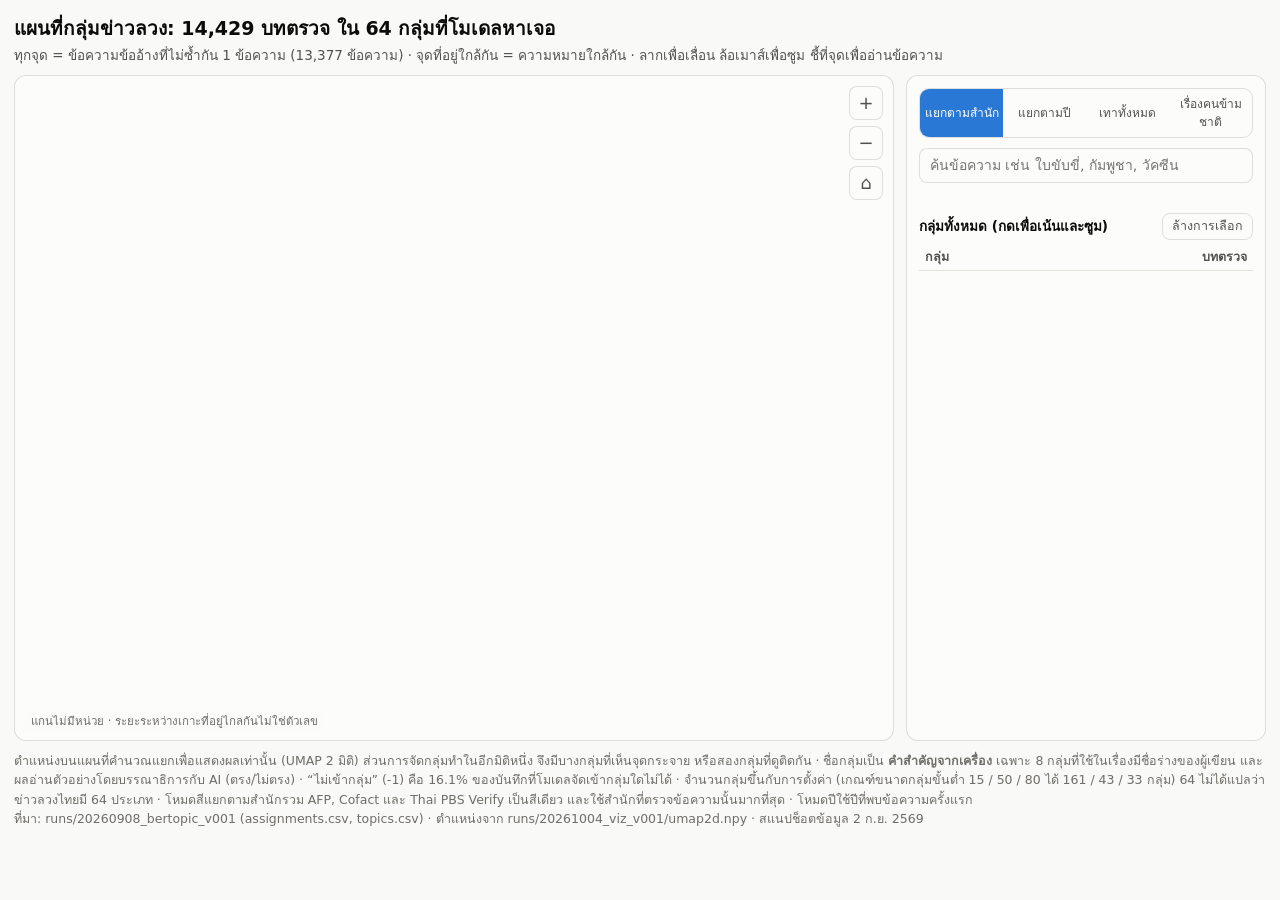
<file: assets/cluster_explorer/template.html>
<!doctype html>
<html lang="th"><head><meta charset="utf-8"><meta name="viewport" content="width=device-width,initial-scale=1">
<title>แผนที่กลุ่มข่าวลวง 14,429 บันทึก</title>
<style>
:root{--page:#f9f9f7;--surface:#fcfcfb;--ink:#0b0b0b;--ink2:#52514e;--muted:#6f6d67;--grid:#e1e0d9;--ring:rgba(11,11,11,.12);--wash:#efeee9;--s1:#2a78d6;--s2:#eb6834;--s3:#1baf7a;--dot:#9a988f;--noise:#cfcdc4;--accent:#2a78d6}
@media (prefers-color-scheme:dark){:root:where(:not([data-theme="light"])){--page:#0d0d0d;--surface:#1a1a19;--ink:#fff;--ink2:#c3c2b7;--muted:#a09e96;--grid:#2c2c2a;--ring:rgba(255,255,255,.14);--wash:#232321;--s1:#3987e5;--s2:#d95926;--s3:#199e70;--dot:#74726b;--noise:#3a3a37;--accent:#6da7ec}}
:root[data-theme="dark"]{--page:#0d0d0d;--surface:#1a1a19;--ink:#fff;--ink2:#c3c2b7;--muted:#a09e96;--grid:#2c2c2a;--ring:rgba(255,255,255,.14);--wash:#232321;--s1:#3987e5;--s2:#d95926;--s3:#199e70;--dot:#74726b;--noise:#3a3a37;--accent:#6da7ec}
*{box-sizing:border-box}
body{margin:0;background:var(--page);color:var(--ink);font:15px/1.5 system-ui,-apple-system,"Segoe UI","Thonburi","Sarabun","Noto Sans Thai",sans-serif}
.wrap{max-width:1280px;margin:0 auto;padding:14px}
h1{font-size:19px;margin:0 0 2px;font-weight:650}.sub{margin:0 0 10px;color:var(--ink2);font-size:13.5px}
.layout{display:grid;grid-template-columns:minmax(0,1fr) 360px;gap:12px}
@media(max-width:900px){.layout{grid-template-columns:1fr}}
.stage{position:relative;background:var(--surface);border:1px solid var(--ring);border-radius:12px;overflow:hidden;height:min(74vh,720px);min-height:380px}
canvas{display:block;width:100%;height:100%;touch-action:none;cursor:grab}canvas.drag{cursor:grabbing}
.zoom{position:absolute;right:10px;top:10px;display:flex;flex-direction:column;gap:6px}
.zoom button{width:34px;height:34px;font:inherit;font-size:18px;line-height:1;background:var(--surface);color:var(--ink2);border:1px solid var(--ring);border-radius:8px;cursor:pointer}
.zoom button:hover{background:var(--wash)}
.axis{position:absolute;left:10px;bottom:8px;font-size:11.5px;color:var(--muted);background:color-mix(in srgb,var(--surface) 80%,transparent);padding:2px 6px;border-radius:6px}
.panel>*{flex-shrink:0}.panel{background:var(--surface);border:1px solid var(--ring);border-radius:12px;padding:12px;display:flex;flex-direction:column;gap:10px;max-height:min(74vh,720px);overflow:auto}
.seg{display:flex;border:1px solid var(--ring);border-radius:10px;overflow:hidden}
.seg button{flex:1;font:inherit;font-size:12px;background:transparent;color:var(--ink2);border:0;padding:6px 4px;cursor:pointer}
.seg button[aria-pressed=true]{background:var(--accent);color:#fff}
input[type=search]{width:100%;font:inherit;font-size:14px;color:var(--ink);background:var(--surface);border:1px solid var(--ring);border-radius:8px;padding:6px 10px}
.legend{display:flex;flex-wrap:wrap;gap:4px 14px;font-size:12.5px;color:var(--ink2);align-items:center}
.legend i{display:inline-block;width:10px;height:10px;border-radius:50%;margin-right:5px;vertical-align:0}
.ramp{display:inline-block;height:10px;width:120px;border-radius:5px;vertical-align:-1px}
.card{background:var(--wash);border-radius:10px;padding:10px;font-size:13.5px}
.card h2{font-size:14.5px;margin:0 0 4px;font-weight:650}.card .k{color:var(--ink2);font-size:12.5px;word-break:break-word}
.bars{display:flex;align-items:flex-end;gap:3px;height:44px;margin:8px 0 2px}.bars b{flex:1;background:var(--accent);border-radius:2px 2px 0 0;min-height:1px}
.bl{display:flex;gap:3px;font-size:10px;color:var(--muted)}.bl span{flex:1;text-align:center}
.tbl{width:100%;border-collapse:collapse;font-size:12.5px}.tbl th,.tbl td{padding:4px 6px;border-bottom:1px solid var(--grid);text-align:left;vertical-align:top}
.tbl th{position:sticky;top:0;background:var(--surface);color:var(--ink2)}.tbl td.r,.tbl th.r{text-align:right;white-space:nowrap}
.tbl tr.row{cursor:pointer}.tbl tr.row:hover{background:var(--wash)}.tbl tr.sel{background:var(--wash);outline:2px solid var(--accent);outline-offset:-2px}
.tbl .nm{color:var(--ink)}.tbl .kw{color:var(--muted);font-size:11.5px}
#tip{position:fixed;z-index:6;pointer-events:none;max-width:360px;background:var(--surface);color:var(--ink);border:1px solid var(--ring);border-radius:8px;padding:8px 10px;font-size:13px;box-shadow:0 4px 18px rgba(0,0,0,.2);opacity:0}
#tip .t{font-weight:650;margin-bottom:3px;word-break:break-word}#tip .m{color:var(--ink2);font-size:12px}
.pin a{color:var(--accent)}
.note{margin:10px 0 0;color:var(--muted);font-size:12.5px;line-height:1.55}
.pill{font-size:12px;color:var(--ink2)}
button.t2{font:inherit;font-size:12.5px;color:var(--ink2);background:transparent;border:1px solid var(--ring);border-radius:8px;padding:3px 9px;cursor:pointer}button.t2:hover{background:var(--wash)}
button:focus-visible,input:focus-visible,a:focus-visible,tr:focus-visible{outline:2px solid var(--accent);outline-offset:2px}
.hidden{display:none!important}
.expsub,.mlegend{display:none}
.exportmap .panel,.exportmap .note,.exportmap .sub,.exportmap .zoom{display:none}
.exportmap .wrap{padding:16px;max-width:1100px}.exportmap .layout{grid-template-columns:1fr}.exportmap .stage{height:680px}
.exportmap .expsub{display:block;margin:0 0 10px;color:var(--ink2);font-size:13.5px}
.exportmap .mlegend{display:flex;position:absolute;left:12px;top:10px;gap:4px 16px;flex-wrap:wrap;font-size:13px;color:var(--ink2);background:color-mix(in srgb,var(--surface) 85%,transparent);padding:4px 8px;border-radius:8px}
.mlegend i{display:inline-block;width:10px;height:10px;border-radius:50%;margin-right:5px}
.exportmap .axis{display:none}.exportmap .src{position:absolute;left:12px;right:12px;bottom:8px;text-align:right;font-size:11.5px;color:var(--muted);background:color-mix(in srgb,var(--surface) 85%,transparent);padding:2px 6px;border-radius:6px}
.src{display:none}.exportmap .src{display:block}
</style></head><body><div class="wrap">
<h1>แผนที่กลุ่มข่าวลวง: 14,429 บทตรวจ ใน 64 กลุ่มที่โมเดลหาเจอ</h1>
<p class="sub">ทุกจุด = ข้อความข้ออ้างที่ไม่ซ้ำกัน 1 ข้อความ (13,377 ข้อความ) · จุดที่อยู่ใกล้กัน = ความหมายใกล้กัน · ลากเพื่อเลื่อน ล้อเมาส์เพื่อซูม ชี้ที่จุดเพื่ออ่านข้อความ</p>
<p class="expsub">แต่ละจุด = ข้อความข้ออ้างที่ไม่ซ้ำกัน 1 ข้อความ · สี = สำนักที่ตรวจข้อความนั้นมากที่สุด · จุดที่อยู่ใกล้กัน = ความหมายใกล้กัน · ป้ายชื่อคือชื่อร่างของผู้เขียนสำหรับ 8 กลุ่มที่ใช้ในเรื่อง กลุ่มอื่นไม่ติดป้าย</p>
<div class="layout">
 <div class="stage" id="stage">
  <div class="mlegend" id="mlegend"></div><div class="src">ที่มา: ผลจัดกลุ่ม BERTopic บนบทตรวจ 14,429 รายการ (สแนปช็อต 2 ก.ย. 2569) · ตำแหน่ง UMAP 2 มิติ แกนไม่มีหน่วย</div><canvas id="cv" aria-label="แผนที่จุดของข้อความข้ออ้าง จัดตามความหมาย" role="img"></canvas>
  <div class="zoom"><button id="zi" aria-label="ซูมเข้า">+</button><button id="zo" aria-label="ซูมออก">−</button><button id="zr" aria-label="กลับมุมมองทั้งหมด" title="กลับมุมมองทั้งหมด">⌂</button></div>
  <div class="axis">แกนไม่มีหน่วย · ระยะระหว่างเกาะที่อยู่ไกลกันไม่ใช่ตัวเลข</div></div>
 <div class="panel">
  <div class="seg" role="group" aria-label="โหมดสี"><button id="mSrc" aria-pressed="true">แยกตามสำนัก</button><button id="mYear" aria-pressed="false">แยกตามปี</button><button id="mNone" aria-pressed="false">เทาทั้งหมด</button><button id="mS2" aria-pressed="false">เรื่องคนข้ามชาติ</button></div>
  <input type="search" id="q" placeholder="ค้นข้อความ เช่น ใบขับขี่, กัมพูชา, วัคซีน" aria-label="ค้นข้อความ">
  <div class="pill" id="qn"></div>
  <div class="legend" id="legend"></div>
  <div class="card hidden" id="detail"></div>
  <div class="card pin hidden" id="pinned"></div>
  <div><div style="display:flex;justify-content:space-between;align-items:center;margin-bottom:4px"><b style="font-size:13.5px">กลุ่มทั้งหมด (กดเพื่อเน้นและซูม)</b><button class="t2" id="clr">ล้างการเลือก</button></div>
   <table class="tbl" id="tbl"><thead><tr><th>กลุ่ม</th><th class="r">บทตรวจ</th></tr></thead><tbody></tbody></table></div>
 </div>
</div>
<p class="note">ตำแหน่งบนแผนที่คำนวณแยกเพื่อแสดงผลเท่านั้น (UMAP 2 มิติ) ส่วนการจัดกลุ่มทำในอีกมิติหนึ่ง จึงมีบางกลุ่มที่เห็นจุดกระจาย หรือสองกลุ่มที่ดูติดกัน · ชื่อกลุ่มเป็น <b>คำสำคัญจากเครื่อง</b> เฉพาะ 8 กลุ่มที่ใช้ในเรื่องมีชื่อร่างของผู้เขียน และผลอ่านตัวอย่างโดยบรรณาธิการกับ AI (ตรง/ไม่ตรง) · “ไม่เข้ากลุ่ม” (-1) คือ 16.1% ของบันทึกที่โมเดลจัดเข้ากลุ่มใดไม่ได้ · จำนวนกลุ่มขึ้นกับการตั้งค่า (เกณฑ์ขนาดกลุ่มขั้นต่ำ 15 / 50 / 80 ได้ 161 / 43 / 33 กลุ่ม) 64 ไม่ได้แปลว่าข่าวลวงไทยมี 64 ประเภท · โหมดสีแยกตามสำนักรวม AFP, Cofact และ Thai PBS Verify เป็นสีเดียว และใช้สำนักที่ตรวจข้อความนั้นมากที่สุด · โหมดปีใช้ปีที่พบข้อความครั้งแรก<br>ที่มา: runs/20260908_bertopic_v001 (assignments.csv, topics.csv) · ตำแหน่งจาก runs/20261004_viz_v001/umap2d.npy · สแนปช็อตข้อมูล 2 ก.ย. 2569</p>
</div><div id="tip" role="status"></div>
<script>
const D=__DATA__, P=D.pts, T=D.topics;
const $=id=>document.getElementById(id), fmt=n=>n.toLocaleString("en-US");
try{const q=new URLSearchParams(location.search).get("theme");if(q==="light"||q==="dark")document.documentElement.dataset.theme=q}catch(e){}
const EXPORT_S2=(()=>{try{return new URLSearchParams(location.search).get("export")==="story2"}catch(e){return false}})();
const EXPORT_MAP=(()=>{try{const sp=new URLSearchParams(location.search),e=sp.get("export");if(e==="map"||e==="story2"){document.documentElement.classList.add("exportmap");return true}}catch(e){}return false})();
const X=0,Y=1,TOP=2,SRC=3,YR=4,NREC=5,TXT=6,ID=7,URL_=8,YLAST=10,MIX=11,S2G=12,S2T=13;
const SRCNAME=Object.fromEntries(D.src.map(s=>[D.src.indexOf(s),s.label])), SRCKEY=D.src.map(s=>s.key);
const tById=Object.fromEntries(T.map(t=>[t.id,t]));
const nameOf=t=>t.draft||("กลุ่ม "+t.id+" · "+t.kw.split("|").slice(0,3).map(s=>s.trim()).join(" · "));
let mode=EXPORT_S2?"s2":"src",sel=null,pinned=-1,query="",hover=-1,view={s:1,tx:0,ty:0};
// bounds
let minX=1e9,maxX=-1e9,minY=1e9,maxY=-1e9;P.forEach(p=>{minX=Math.min(minX,p[X]);maxX=Math.max(maxX,p[X]);minY=Math.min(minY,p[Y]);maxY=Math.max(maxY,p[Y])});
const cv=$("cv"),ctx=cv.getContext("2d");let W=0,H=0,DPR=1,base={s:1,ox:0,oy:0};
function fit(){const r=$("stage").getBoundingClientRect();DPR=Math.min(2,window.devicePixelRatio||1);W=r.width;H=r.height;cv.width=W*DPR;cv.height=H*DPR;
 const pad=28,sx=(W-2*pad)/(maxX-minX),sy=(H-2*pad)/(maxY-minY);base.s=Math.min(sx,sy);base.ox=(W-(maxX-minX)*base.s)/2-minX*base.s;base.oy=(H-(maxY-minY)*base.s)/2-minY*base.s}
const sx=x=>(x*base.s+base.ox)*view.s+view.tx, sy=y=>(y*base.s+base.oy)*view.s+view.ty;
const css=n=>getComputedStyle(document.documentElement).getPropertyValue(n).trim();
const RAMP=["#86b6ef","#6da7ec","#5598e7","#3987e5","#2a78d6","#256abf","#1c5cab","#184f95","#104281"];
const dark=()=>{const t=document.documentElement.dataset.theme;return t?t==="dark":matchMedia("(prefers-color-scheme:dark)").matches};
const yearColor=y=>{let i=Math.round((y-2015)/11*8);i=Math.max(0,Math.min(8,i));if(dark())i=8-i;return RAMP[i]};
// grid index for hover (data coords)
const G=48,gx=(maxX-minX)/G+1e-9,gy=(maxY-minY)/G+1e-9,grid=new Map();
P.forEach((p,i)=>{const k=Math.floor((p[X]-minX)/gx)+","+Math.floor((p[Y]-minY)/gy);(grid.get(k)||grid.set(k,[]).get(k)).push(i)});
// medians for labels
const med={};{const by={};P.forEach(p=>{(by[p[TOP]]||(by[p[TOP]]=[])).push(p)});for(const t in by){const xs=by[t].map(p=>p[X]).sort((a,b)=>a-b),ys=by[t].map(p=>p[Y]).sort((a,b)=>a-b);med[t]=[xs[xs.length>>1],ys[ys.length>>1],xs[Math.floor(xs.length*.05)],xs[Math.floor(xs.length*.95)],ys[Math.floor(ys.length*.05)],ys[Math.floor(ys.length*.95)]]}}
function matches(i){return !query||P[i][TXT].toLowerCase().includes(query)}
function dim(i){return (sel!==null&&P[i][TOP]!==sel)||!matches(i)}
function color(i){const p=P[i];if(mode==="s2")return p[S2G]===1?css("--s2"):p[S2G]===2?css("--s3"):css("--s1");if(sel!==null&&mode==="none"&&p[TOP]===sel)return css("--accent");if(p[TOP]===-1)return css("--noise");
 if(mode==="src")return p[SRC]===0?css("--s1"):p[SRC]===1?css("--s2"):css("--s3");if(mode==="year")return yearColor(p[YR]);return css("--dot")}
function draw(){ctx.setTransform(DPR,0,0,DPR,0,0);ctx.clearRect(0,0,W,H);
 const r=Math.max(1.5,Math.min(4.5,1.5+(view.s-1)*0.35)),buckets=new Map(),dimmed=[];
 for(let i=0;i<P.length;i++){const x=sx(P[i][X]),y=sy(P[i][Y]);if(x<-6||y<-6||x>W+6||y>H+6)continue;
  if(dim(i)||(mode==="s2"&&P[i][S2G]<0)){dimmed.push(x,y);continue}const c=color(i);let b=buckets.get(c);if(!b)buckets.set(c,b=[]);b.push(x,y)}
 ctx.globalAlpha=sel!==null||query?0.16:1;ctx.fillStyle=mode==="s2"?css("--noise"):css("--dot");
 // dimmed points drawn first, in muted gray
 ctx.beginPath();for(let k=0;k<dimmed.length;k+=2){ctx.moveTo(dimmed[k]+r,dimmed[k+1]);ctx.arc(dimmed[k],dimmed[k+1],r,0,6.283)}ctx.fill();
 ctx.globalAlpha=mode==="s2"?1:0.9;const rr=mode==="s2"?r+2:r;for(const [c,a] of buckets){ctx.fillStyle=c;ctx.beginPath();for(let k=0;k<a.length;k+=2){ctx.moveTo(a[k]+rr,a[k+1]);ctx.arc(a[k],a[k+1],rr,0,6.283)}ctx.fill();if(mode==="s2"){ctx.strokeStyle=css("--surface");ctx.lineWidth=1;ctx.stroke()}}
 ctx.globalAlpha=1;(mode==="s2"?labelsS2():labels());
 if(hover>=0){const p=P[hover];ctx.beginPath();ctx.arc(sx(p[X]),sy(p[Y]),r+3,0,6.283);ctx.strokeStyle=css("--ink");ctx.lineWidth=2;ctx.stroke()}
 if(pinned>=0){const p=P[pinned];ctx.beginPath();ctx.arc(sx(p[X]),sy(p[Y]),r+5,0,6.283);ctx.strokeStyle=css("--accent");ctx.lineWidth=2.5;ctx.stroke()}}
const s2med={};{const by={};P.forEach(p=>{if(p[S2G]>=0&&p[S2T]>=0&&p[S2T]!==99)(by[p[S2T]]||(by[p[S2T]]=[])).push(p)});for(const k in by){const xs=by[k].map(p=>p[X]).sort((a,b)=>a-b),ys=by[k].map(p=>p[Y]).sort((a,b)=>a-b);s2med[k]=[xs[xs.length>>1],ys[ys.length>>1],by[k].length]}}
function labelsS2(){const placed=[],surf=css("--surface"),ink=css("--ink"),ink2=css("--ink2");ctx.textBaseline="middle";ctx.lineJoin="round";
 const hp=[];P.forEach(p=>{if(p[S2G]>=0)hp.push([sx(p[X]),sy(p[Y])])});const hits=bx=>hp.some(([a,b])=>a>bx[0]-3&&a<bx[2]+3&&b>bx[1]-3&&b<bx[3]+3);
 const put=(txt,x0,y0,font,fill,offs,leader)=>{for(const strict of [true,false])if(put1(txt,x0,y0,font,fill,offs,leader,strict))return true;return false};
 const put1=(txt,x0,y0,font,fill,offs,leader,strict)=>{ctx.font=font;const w=ctx.measureText(txt).width+8,h=22;for(const [dx,dy] of offs){const lx=x0+dx,y=y0+dy,box=[lx-w/2,y-h/2,lx+w/2,y+h/2];if(box[0]<2||box[2]>W-2||box[1]<44||box[3]>H-26)continue;if(strict&&hits(box))continue;if(placed.some(b=>!(box[2]<b[0]||box[0]>b[2]||box[3]<b[1]||box[1]>b[3])))continue;placed.push(box);ctx.strokeStyle=surf;ctx.lineWidth=5;ctx.strokeText(txt,lx-w/2+4,y);ctx.fillStyle=fill;ctx.fillText(txt,lx-w/2+4,y);if(leader&&(dx||dy)){ctx.beginPath();ctx.moveTo(x0,y0);ctx.lineTo(lx,y+(dy>0?-h/2:h/2));ctx.strokeStyle=ink2;ctx.lineWidth=1;ctx.stroke()}return true}return false};
 const mk=(dys,dxs)=>{const o=[];for(const dy of dys)for(const dx of dxs)o.push([dx,dy]);return o.sort((a,b)=>(Math.abs(a[1])+Math.abs(a[0])*.45)-(Math.abs(b[1])+Math.abs(b[0])*.45))};
 const big=mk([0,-30,30,-60,60,-90,90,-120,120,-150,150],[0,-130,130,-260,260,-390,390]),small=mk([0,-22,22,-44,44],[0,-60,60]);
 Object.entries(s2med).sort((a,b)=>b[1][2]-a[1][2]).forEach(([k,m])=>{put((D.s2names[k]||k)+" ("+m[2]+")",sx(m[0]),sy(m[1]),"700 14.5px system-ui,'Thonburi','Sarabun',sans-serif",ink,big,true)});
 T.filter(t=>t.draft).sort((a,b)=>b.records-a.records).forEach(t=>{const m=med[t.id];if(m)put("("+t.draft+")",sx(m[0]),sy(m[1]),"italic 500 12px system-ui,'Thonburi','Sarabun',sans-serif",ink2,small,false)})}
function labels(){const placed=[],surf=css("--surface"),ink=css("--ink");ctx.font=(EXPORT_MAP?"700 15px":"600 12.5px")+" system-ui,'Thonburi','Sarabun',sans-serif";ctx.textBaseline="middle";ctx.lineJoin="round";
 const cand=EXPORT_MAP?T.filter(t=>t.draft).sort((a,b)=>b.records-a.records):T.filter(t=>t.id!==-1&&(t.records>=170||t.id===sel||(t.draft&&view.s>1.6)||view.s>3.2)).sort((a,b)=>(b.id===sel)-(a.id===sel)||b.records-a.records);
 for(const t of cand){const m=med[t.id];if(!m)continue;const x=sx(m[0]),yy=sy(m[1]);if(x<0||yy<0||x>W||yy>H)continue;
  const txt=t.draft?t.draft:("กลุ่ม "+t.id+" · "+t.kw.split("|").slice(0,2).map(s=>s.trim()).join(" · "));const w=ctx.measureText(txt).width+8,h=EXPORT_MAP?22:18;
  const offs=EXPORT_MAP?[0,-26,26,-52,52,-78,78]:[0];let done=false;
  for(const o of offs){const y=yy+o,box=[x-w/2,y-h/2,x+w/2,y+h/2];
   if(!EXPORT_MAP&&t.id!==sel&&placed.some(b=>!(box[2]<b[0]||box[0]>b[2]||box[3]<b[1]||box[1]>b[3])))break;
   if(EXPORT_MAP&&(placed.some(b=>!(box[2]<b[0]||box[0]>b[2]||box[3]<b[1]||box[1]>b[3]))||box[0]<2||box[2]>W-2))continue;
   placed.push(box);ctx.strokeStyle=surf;ctx.lineWidth=5;ctx.strokeText(txt,x-w/2+4,y);ctx.fillStyle=ink;ctx.fillText(txt,x-w/2+4,y);
   if(EXPORT_MAP&&o!==0){ctx.beginPath();ctx.moveTo(x,yy);ctx.lineTo(x,y+(o>0?-h/2:h/2));ctx.strokeStyle=ink;ctx.lineWidth=1;ctx.stroke()}
   done=true;break}}}
// hover
function nearest(mx,my){const dx=(mx-view.tx)/view.s-base.ox,dy=(my-view.ty)/view.s-base.oy,x=dx/base.s,y=dy/base.s,rad=11/(base.s*view.s);let best=-1,bd=rad*rad;
 const gi=Math.floor((x-minX)/gx),gj=Math.floor((y-minY)/gy),span=Math.ceil(rad/Math.min(gx,gy));
 for(let a=gi-span;a<=gi+span;a++)for(let b=gj-span;b<=gj+span;b++){const l=grid.get(a+","+b);if(!l)continue;for(const i of l){if(dim(i)&&(sel!==null||query))continue;const ddx=P[i][X]-x,ddy=P[i][Y]-y,d=ddx*ddx+ddy*ddy;if(d<bd){bd=d;best=i}}}return best}
const tip=$("tip");
function showTip(i,ev){const p=P[i],t=tById[p[TOP]];tip.replaceChildren();const a=document.createElement("div");a.className="t";a.textContent=p[TXT];
 const b=document.createElement("div");b.className="m";b.textContent=(p[TOP]===-1?"ไม่เข้ากลุ่ม":nameOf(t));
 const c=document.createElement("div");c.className="m";const srcs=p[MIX].split("|").map(s=>{const[k,n]=s.split(":");return (D.src.find(x=>x.key===k)||{label:k}).label+" "+n}).join(" · ");
 c.textContent=`พบ ${p[NREC]} บทตรวจ · ปี ${p[YR]+543}${p[YLAST]!==p[YR]?"–"+(p[YLAST]+543):""} · ${srcs}`;tip.append(a,b,c);
 tip.style.opacity=1;let x=ev.clientX+14,y=ev.clientY+14;const r=tip.getBoundingClientRect();if(x+r.width>innerWidth-8)x=ev.clientX-r.width-14;if(y+r.height>innerHeight-8)y=ev.clientY-r.height-14;tip.style.left=x+"px";tip.style.top=y+"px"}
let drag=null,moved=false;
cv.addEventListener("pointerdown",e=>{drag={x:e.clientX,y:e.clientY,tx:view.tx,ty:view.ty};moved=false;try{cv.setPointerCapture(e.pointerId)}catch(_){}cv.classList.add("drag")});
cv.addEventListener("pointercancel",()=>{drag=null;cv.classList.remove("drag")});
cv.addEventListener("pointermove",e=>{if(drag){const dx=e.clientX-drag.x,dy=e.clientY-drag.y;if(Math.abs(dx)+Math.abs(dy)>3)moved=true;view.tx=drag.tx+dx;view.ty=drag.ty+dy;tip.style.opacity=0;draw();return}
 const r=cv.getBoundingClientRect(),i=nearest(e.clientX-r.left,e.clientY-r.top);if(i!==hover){hover=i;draw()}if(i>=0)showTip(i,e);else tip.style.opacity=0});
cv.addEventListener("pointerup",e=>{cv.classList.remove("drag");if(drag&&!moved){const r=cv.getBoundingClientRect(),i=nearest(e.clientX-r.left,e.clientY-r.top);pinned=i;pin();draw()}drag=null});
cv.addEventListener("pointerleave",()=>{hover=-1;tip.style.opacity=0;draw()});
function zoomAt(f,cx,cy){const ns=Math.max(1,Math.min(60,view.s*f));f=ns/view.s;view.tx=cx-(cx-view.tx)*f;view.ty=cy-(cy-view.ty)*f;view.s=ns;if(ns===1){view.tx=0;view.ty=0}draw()}
cv.addEventListener("wheel",e=>{e.preventDefault();const r=cv.getBoundingClientRect();zoomAt(e.deltaY<0?1.25:0.8,e.clientX-r.left,e.clientY-r.top)},{passive:false});
cv.addEventListener("dblclick",e=>{const r=cv.getBoundingClientRect();zoomAt(2,e.clientX-r.left,e.clientY-r.top)});
$("zi").onclick=()=>zoomAt(1.5,W/2,H/2);$("zo").onclick=()=>zoomAt(1/1.5,W/2,H/2);$("zr").onclick=()=>{view={s:1,tx:0,ty:0};draw()};
function focusTopic(id){const m=med[id];if(!m)return;const bx=sx(m[2]),ex=sx(m[3]),by=sy(m[5]),ey=sy(m[4]);const w=Math.max(20,Math.abs(ex-bx)),h=Math.max(20,Math.abs(ey-by));
 const f=Math.min(8,Math.max(1,0.62*Math.min(W/w,H/h)));const cx=sx(m[0]),cy=sy(m[0+1]);const ns=Math.min(60,view.s*f);const ff=ns/view.s;
 view.tx=W/2-(cx-view.tx)*ff;view.ty=H/2-(cy-view.ty)*ff;view.s=ns}
// panel
function pin(){const el=$("pinned");if(pinned<0){el.classList.add("hidden");return}const p=P[pinned];el.classList.remove("hidden");el.replaceChildren();
 const h=document.createElement("h2");h.textContent="จุดที่เลือก";const t=document.createElement("div");t.textContent=p[TXT];const m=document.createElement("div");m.className="k";m.textContent=`ID ${p[ID]} · ${p[TOP]===-1?"ไม่เข้ากลุ่ม":nameOf(tById[p[TOP]])}`;el.append(h,t,m);
 if(/^https?:\/\//.test(p[URL_])){const a=document.createElement("a");a.href=p[URL_];a.target="_blank";a.rel="noopener noreferrer";a.textContent="เปิดต้นทาง ↗";const d=document.createElement("div");d.append(a);el.append(d)}}
function detail(){const el=$("detail");if(sel===null){el.classList.add("hidden");return}const t=tById[sel];el.classList.remove("hidden");el.replaceChildren();
 const h=document.createElement("h2");h.textContent=sel===-1?"ไม่เข้ากลุ่ม (-1)":nameOf(t);const k=document.createElement("div");k.className="k";k.textContent="คำสำคัญจากเครื่อง: "+t.kw.split("|").map(s=>s.trim()).join(" · ");
 const n=document.createElement("div");n.textContent=`${fmt(t.records)} บทตรวจ (${t.share.toFixed(1)}% ของคลัง) · ${fmt(t.unique)} ข้อความที่ไม่ซ้ำ`;
 const tot=Object.values(t.src).reduce((a,b)=>a+b,0),s=document.createElement("div");s.className="k";s.textContent="สำนัก: "+Object.entries(t.src).sort((a,b)=>b[1]-a[1]).map(([k,v])=>`${(D.src.find(x=>x.key===k)||{label:k}).label} ${Math.round(100*v/tot)}%`).join(" · ");
 el.append(h,k,n,s);
 if(t.purity){const p=t.purity,d=p.yes+p.no,q=document.createElement("div");q.className="k";q.textContent=`อ่านตัวอย่าง (บรรณาธิการอ่านก่อน AI อ่านซ้ำ): ตรงชื่อกลุ่ม ${p.yes} จาก ${d} ที่ตัดสินได้${p.unsure?` (ไม่แน่ใจ ${p.unsure})`:""}`;el.append(q)}
 const ys=Object.entries(t.years),mx=Math.max(1,...ys.map(([,v])=>v)),bars=document.createElement("div");bars.className="bars";bars.setAttribute("role","img");bars.setAttribute("aria-label","จำนวนบทตรวจรายปีของกลุ่มนี้");
 ys.forEach(([y,v])=>{const b=document.createElement("b");b.style.height=Math.max(1,44*v/mx)+"px";b.title=`ปี ${+y+543}: ${v}`;bars.append(b)});
 const bl=document.createElement("div");bl.className="bl";ys.forEach(([y])=>{const s=document.createElement("span");s.textContent=String(+y+543).slice(2);bl.append(s)});
 const cap=document.createElement("div");cap.className="k";cap.textContent="บทตรวจรายปี (พ.ศ. 25xx; 2558 และ 2569 ไม่เต็มปี)";el.append(bars,bl,cap)}
function mlegend(){const l=$("mlegend");l.replaceChildren();(mode==="s2"?[["--s2","พูดถึงคนกัมพูชา"],["--s3","พูดถึงชาวอิสราเอล/ชาวยิว"],["--s1","พูดถึงกลุ่มอื่น (เมียนมา จีน ไม่ระบุสัญชาติ ฯลฯ)"],["--noise","บทตรวจอื่นในคลัง"]]:[["--s1","ชัวร์ก่อนแชร์"],["--s2","AFNC"],["--s3","AFP · Cofact · Thai PBS Verify"],["--noise","ไม่เข้ากลุ่ม"]]).forEach(([c,tx])=>{const s=document.createElement("span"),i=document.createElement("i");i.style.background=`var(${c})`;s.append(i,document.createTextNode(tx));l.append(s)})}
function legend(){mlegend();const l=$("legend");l.replaceChildren();
 if(mode==="src"){[["--s1","ชัวร์ก่อนแชร์"],["--s2","AFNC"],["--s3","AFP · Cofact · Thai PBS Verify"],["--noise","ไม่เข้ากลุ่ม"]].forEach(([c,t])=>{const s=document.createElement("span"),i=document.createElement("i");i.style.background=`var(${c})`;s.append(i,document.createTextNode(t));l.append(s)})}
 else if(mode==="s2"){const s=document.createElement("span");s.textContent="จุดสี = บทตรวจที่ AI ลงรหัสว่าเป็นเรื่องคนข้ามชาติ (156 รายการ) · ส้ม กัมพูชา · เขียว อิสราเอล · ฟ้า กลุ่มอื่น · จุดเทา = บทตรวจอื่นในคลัง";l.append(s)}else if(mode==="year"){const a=document.createElement("span");a.textContent="ปีแรกที่พบ ";const r=document.createElement("span");r.className="ramp";const cs=dark()?[...RAMP].reverse():RAMP;r.style.background=`linear-gradient(90deg,${cs.join(",")})`;const b=document.createElement("span");b.textContent=" 2558 → 2569";l.append(a,r,b)}
 else{const s=document.createElement("span");s.textContent=sel===null?"เทาทั้งหมด เลือกกลุ่มจากรายการเพื่อเน้นสีฟ้า":"สีฟ้า = กลุ่มที่เลือก";l.append(s)}}
function table(){const tb=document.querySelector("#tbl tbody");tb.replaceChildren();
 T.forEach(t=>{const tr=document.createElement("tr");tr.className="row"+(sel===t.id?" sel":"");tr.tabIndex=0;
  const a=document.createElement("td"),nm=document.createElement("div");nm.className="nm";nm.textContent=t.id===-1?"ไม่เข้ากลุ่ม (-1)":(t.draft?`${t.id} · ${t.draft}`:`กลุ่ม ${t.id}`);const kw=document.createElement("div");kw.className="kw";kw.textContent=t.kw.split("|").slice(0,5).map(s=>s.trim()).join(" · ");a.append(nm,kw);
  const b=document.createElement("td");b.className="r";b.textContent=fmt(t.records);tr.append(a,b);
  const go=()=>{sel=sel===t.id?null:t.id;if(sel!==null)focusTopic(sel);else{view={s:1,tx:0,ty:0}}refresh()};tr.onclick=go;tr.onkeydown=e=>{if(e.key==="Enter"||e.key===" "){e.preventDefault();go()}};tb.append(tr)})}
function refresh(){legend();detail();table();document.querySelectorAll(".seg button").forEach(b=>b.setAttribute("aria-pressed",(b.id==="mSrc"&&mode==="src")||(b.id==="mYear"&&mode==="year")||(b.id==="mNone"&&mode==="none")||(b.id==="mS2"&&mode==="s2")));draw()}
$("mSrc").onclick=()=>{mode="src";refresh()};$("mYear").onclick=()=>{mode="year";refresh()};$("mNone").onclick=()=>{mode="none";refresh()};$("mS2").onclick=()=>{mode="s2";refresh()};
$("clr").onclick=()=>{sel=null;query="";$("q").value="";$("qn").textContent="";pinned=-1;pin();view={s:1,tx:0,ty:0};refresh()};
$("q").addEventListener("input",e=>{query=e.target.value.trim().toLowerCase();const n=query?P.reduce((a,_,i)=>a+(matches(i)&&(sel===null||P[i][TOP]===sel)?1:0),0):0;$("qn").textContent=query?`พบ ${fmt(n)} ข้อความที่มีคำนี้`:"";draw()});
addEventListener("resize",()=>{fit();draw()});matchMedia("(prefers-color-scheme:dark)").addEventListener("change",()=>{legend();draw()});
if(EXPORT_S2){fit();const xs=[],ys=[];P.forEach(p=>{if(p[S2G]>=0){xs.push(p[X]);ys.push(p[Y])}});xs.sort((a,b)=>a-b);ys.sort((a,b)=>a-b);const q=(a,f)=>a[Math.floor((a.length-1)*f)],x0=q(xs,.08),x1=q(xs,.92),y0=q(ys,.08),y1=q(ys,.92);
 const w=(x1-x0)*base.s,h=(y1-y0)*base.s;view.s=Math.max(1,Math.min(8,0.88*Math.min((W)/w,(H-90)/h)));const cx=(x0+x1)/2,cy=(y0+y1)/2;view.tx=W/2-(cx*base.s+base.ox)*view.s;view.ty=(H+30)/2-(cy*base.s+base.oy)*view.s}
if(EXPORT_S2){document.querySelector("h1").textContent="บทตรวจเรื่องคนข้ามชาติ 156 รายการ บนแผนที่ของคลังทั้ง 14,429 บทตรวจ";document.querySelector(".expsub").textContent="จุดสี = บทตรวจที่ AI ลงรหัสว่าเป็นเรื่องคนข้ามชาติ แยกสีตามกลุ่มคนที่ข้ออ้างพูดถึง · จุดเทา = บทตรวจอื่นในคลัง · ป้ายตัวหนา = กลุ่มย่อยของเรื่องนี้ (ในวงเล็บคือจำนวนบทตรวจ) ป้ายจางตัวเอียง = กลุ่มของเรื่องที่ 1 ใช้เป็นหลักอ้างอิงตำแหน่ง";const vis=P.filter(p=>p[S2G]>=0&&sx(p[X])>=0&&sx(p[X])<=W&&sy(p[Y])>=40&&sy(p[Y])<=H-30).length;const tot=P.filter(p=>p[S2G]>=0).length;document.querySelector(".src").textContent="ขยายเฉพาะบริเวณที่มีจุดสี แสดง "+vis+" จาก "+tot+" จุด (156 บทตรวจ; ที่เหลืออยู่นอกกรอบ) · ลงรหัสโดย AI ไม่ผ่านมนุษย์ · UMAP 2 มิติ แกนไม่มีหน่วย"}
fit();refresh();
</script></body></html>
</file>
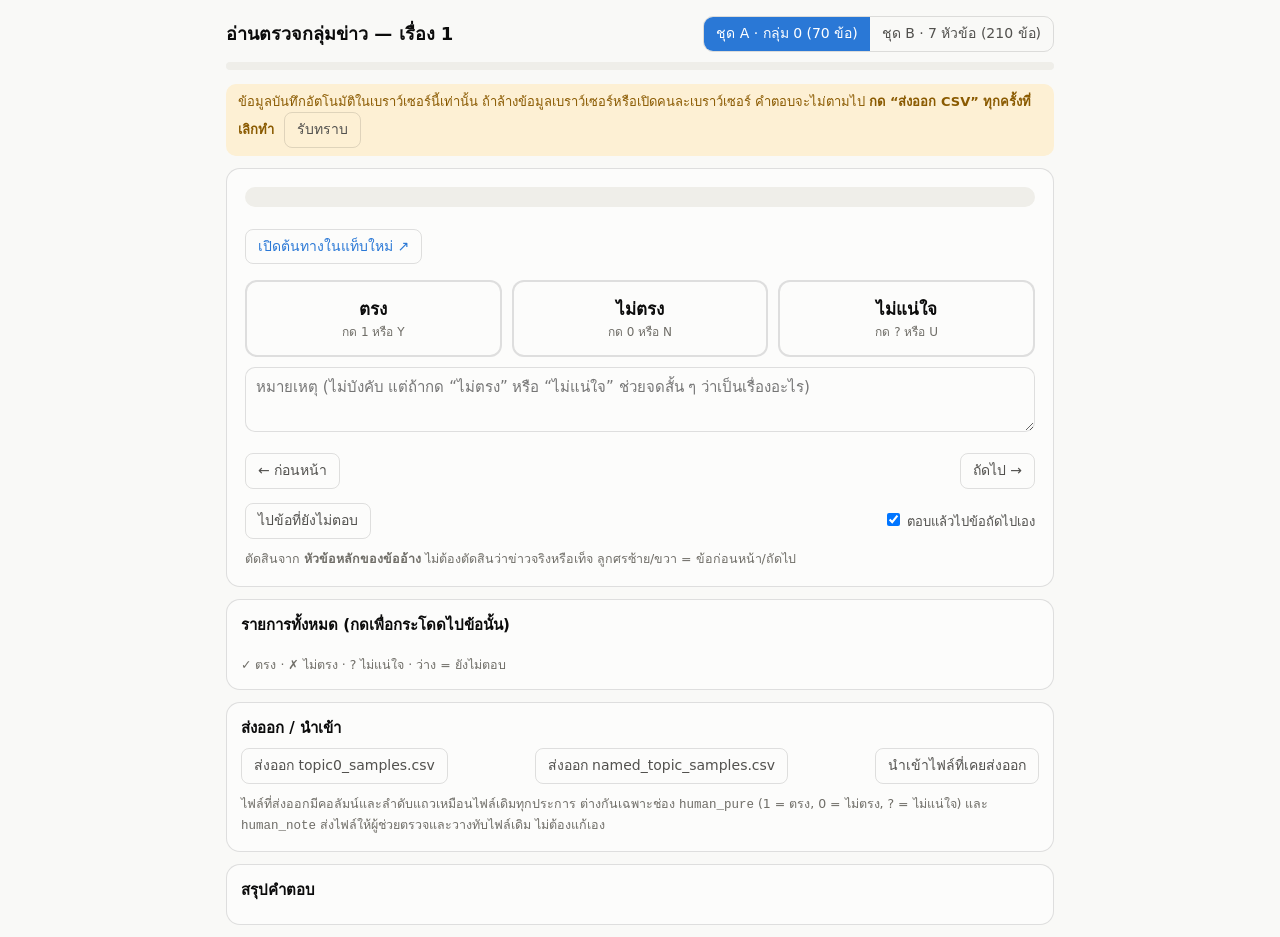
<file: assets/story1_review_app/template.html>
<!doctype html>
<html lang="th"><head><meta charset="utf-8"><meta name="viewport" content="width=device-width,initial-scale=1">
<title>อ่านตรวจกลุ่มข่าว เรื่อง 1</title>
<style>
:root{--page:#f9f9f7;--surface:#fcfcfb;--ink:#0b0b0b;--ink2:#52514e;--muted:#6f6d67;--line:#e1e0d9;--ring:rgba(11,11,11,.12);--wash:#efeee9;--accent:#2a78d6;--yes:#006300;--yes-bg:#e3f2e3;--no:#a52a2a;--no-bg:#fbe5e3;--unk:#8a5a00;--unk-bg:#fdf0d4}
@media (prefers-color-scheme:dark){:root{--page:#0d0d0d;--surface:#1a1a19;--ink:#fff;--ink2:#c3c2b7;--muted:#a09e96;--line:#2c2c2a;--ring:rgba(255,255,255,.14);--wash:#232321;--accent:#6da7ec;--yes:#7fd37f;--yes-bg:#173417;--no:#f19a94;--no-bg:#3a1a18;--unk:#f0c15e;--unk-bg:#392b0c}}
*{box-sizing:border-box}
body{margin:0;background:var(--page);color:var(--ink);font:16px/1.55 system-ui,-apple-system,"Segoe UI","Thonburi","Sarabun","Noto Sans Thai",sans-serif}
.wrap{max-width:860px;margin:0 auto;padding:16px}
header{display:flex;flex-wrap:wrap;gap:8px 16px;align-items:center;justify-content:space-between;margin-bottom:10px}
h1{font-size:18px;margin:0;font-weight:650}
.seg{display:inline-flex;border:1px solid var(--ring);border-radius:10px;overflow:hidden}
.seg button{font:inherit;font-size:14px;background:transparent;color:var(--ink2);border:0;padding:6px 12px;cursor:pointer}
.seg button[aria-pressed=true]{background:var(--accent);color:#fff}
.bar{height:8px;background:var(--wash);border-radius:6px;overflow:hidden;margin:6px 0 4px}.bar i{display:block;height:100%;background:var(--accent);width:0}
.prog{font-size:13px;color:var(--ink2);display:flex;flex-wrap:wrap;gap:4px 14px}
.card{background:var(--surface);border:1px solid var(--ring);border-radius:14px;padding:18px;margin-top:12px}
.topic{background:var(--wash);border-radius:10px;padding:10px 12px;font-size:14px;color:var(--ink2)}
.topic b{color:var(--ink)}.topic small{display:block;color:var(--muted);margin-top:2px}
.meta{display:flex;flex-wrap:wrap;gap:4px 14px;font-size:13px;color:var(--muted);margin:14px 0 6px}
.title{font-size:20px;line-height:1.5;margin:4px 0 8px;font-weight:650;word-break:break-word}
.claim{font-size:16px;color:var(--ink2);margin:0 0 10px;word-break:break-word}.claim span{color:var(--muted);font-size:13px}
a.open{display:inline-block;font-size:14px;color:var(--accent);border:1px solid var(--ring);border-radius:8px;padding:6px 12px;text-decoration:none}
a.open:hover{background:var(--wash)}
.q{margin:16px 0 8px;font-weight:650}
.btns{display:grid;grid-template-columns:1fr 1fr 1fr;gap:10px}
.btns button{font:inherit;font-size:17px;font-weight:650;border-radius:12px;border:2px solid var(--ring);background:var(--surface);color:var(--ink);padding:14px 8px;cursor:pointer}
.btns button small{display:block;font-weight:400;font-size:12px;color:var(--muted)}
.btns button:focus-visible,a.open:focus-visible,.tool:focus-visible,.chip:focus-visible{outline:3px solid var(--accent);outline-offset:2px}
.btns button.on.y{border-color:var(--yes);background:var(--yes-bg);color:var(--yes)}.btns button.on.n{border-color:var(--no);background:var(--no-bg);color:var(--no)}.btns button.on.u{border-color:var(--unk);background:var(--unk-bg);color:var(--unk)}
textarea{width:100%;min-height:64px;font:inherit;font-size:15px;color:var(--ink);background:var(--surface);border:1px solid var(--ring);border-radius:10px;padding:8px 10px;margin-top:10px;resize:vertical}
.nav{display:flex;flex-wrap:wrap;gap:8px;align-items:center;justify-content:space-between;margin-top:14px}
.tool{font:inherit;font-size:14px;background:transparent;color:var(--ink2);border:1px solid var(--ring);border-radius:8px;padding:6px 12px;cursor:pointer}.tool:hover{background:var(--wash)}.tool:disabled{opacity:.4;cursor:default}
.hint{font-size:12.5px;color:var(--muted);margin-top:10px}
.panel{background:var(--surface);border:1px solid var(--ring);border-radius:14px;padding:14px;margin-top:12px}.panel h2{font-size:15px;margin:0 0 8px}
.chips{display:flex;flex-wrap:wrap;gap:6px}
.chip{font:inherit;font-size:13px;min-width:38px;padding:4px 8px;border-radius:8px;border:1px solid var(--ring);background:var(--surface);color:var(--ink2);cursor:pointer}
.chip.cur{outline:2px solid var(--accent)}.chip.y{background:var(--yes-bg);color:var(--yes)}.chip.n{background:var(--no-bg);color:var(--no)}.chip.u{background:var(--unk-bg);color:var(--unk)}
table{border-collapse:collapse;width:100%;font-size:13.5px}th,td{text-align:left;padding:5px 8px;border-bottom:1px solid var(--line)}td.r,th.r{text-align:right}
.warn{font-size:13px;background:var(--unk-bg);color:var(--unk);border-radius:10px;padding:8px 12px;margin-top:10px}
.hidden{display:none!important}
.filter{display:flex;flex-wrap:wrap;gap:6px;margin-top:8px;align-items:center;font-size:13px;color:var(--ink2)}
</style></head><body><div class="wrap">
<header><h1>อ่านตรวจกลุ่มข่าว — เรื่อง 1</h1>
<div class="seg" role="group" aria-label="เลือกชุด"><button id="sA" aria-pressed="true">ชุด A · กลุ่ม 0 (70 ข้อ)</button><button id="sB" aria-pressed="false">ชุด B · 7 หัวข้อ (210 ข้อ)</button></div></header>
<div class="bar"><i id="barfill"></i></div><div class="prog" id="prog"></div>
<div class="warn" id="warn">ข้อมูลบันทึกอัตโนมัติในเบราว์เซอร์นี้เท่านั้น ถ้าล้างข้อมูลเบราว์เซอร์หรือเปิดคนละเบราว์เซอร์ คำตอบจะไม่ตามไป <b>กด “ส่งออก CSV” ทุกครั้งที่เลิกทำ</b> <button class="tool" id="warnx" style="margin-left:6px">รับทราบ</button></div>
<div class="filter hidden" id="filterB"><span>แสดงเฉพาะหัวข้อ:</span><span class="chips" id="topicChips"></span></div>

<div class="card" id="card" aria-live="polite">
 <div class="topic" id="topic"></div>
 <div class="meta" id="meta"></div>
 <div class="title" id="title"></div>
 <p class="claim hidden" id="claim"></p>
 <a class="open" id="open" target="_blank" rel="noopener noreferrer">เปิดต้นทางในแท็บใหม่ ↗</a>
 <div class="q" id="q"></div>
 <div class="btns" role="group" aria-label="คำตอบ">
  <button class="y" id="by">ตรง<small>กด 1 หรือ Y</small></button>
  <button class="n" id="bn">ไม่ตรง<small>กด 0 หรือ N</small></button>
  <button class="u" id="bu">ไม่แน่ใจ<small>กด ? หรือ U</small></button></div>
 <textarea id="note" placeholder="หมายเหตุ (ไม่บังคับ แต่ถ้ากด “ไม่ตรง” หรือ “ไม่แน่ใจ” ช่วยจดสั้น ๆ ว่าเป็นเรื่องอะไร)"></textarea>
 <div class="nav"><button class="tool" id="prev">← ก่อนหน้า</button><span id="pos" style="color:var(--ink2);font-size:14px"></span><button class="tool" id="next">ถัดไป →</button></div>
 <div class="nav"><button class="tool" id="nextun">ไปข้อที่ยังไม่ตอบ</button><label style="font-size:13px;color:var(--ink2)"><input type="checkbox" id="auto" checked> ตอบแล้วไปข้อถัดไปเอง</label></div>
 <div class="hint">ตัดสินจาก <b>หัวข้อหลักของข้ออ้าง</b> ไม่ต้องตัดสินว่าข่าวจริงหรือเท็จ ลูกศรซ้าย/ขวา = ข้อก่อนหน้า/ถัดไป</div>
</div>

<div class="panel"><h2>รายการทั้งหมด (กดเพื่อกระโดดไปข้อนั้น)</h2><div class="chips" id="chips"></div>
 <div class="hint">✓ ตรง · ✗ ไม่ตรง · ? ไม่แน่ใจ · ว่าง = ยังไม่ตอบ</div></div>

<div class="panel"><h2>ส่งออก / นำเข้า</h2>
 <div class="nav" style="margin-top:0"><button class="tool" id="exA">ส่งออก topic0_samples.csv</button><button class="tool" id="exB">ส่งออก named_topic_samples.csv</button><label class="tool" style="cursor:pointer">นำเข้าไฟล์ที่เคยส่งออก<input id="imp" type="file" accept=".csv" multiple hidden></label></div>
 <div class="hint">ไฟล์ที่ส่งออกมีคอลัมน์และลำดับแถวเหมือนไฟล์เดิมทุกประการ ต่างกันเฉพาะช่อง <code>human_pure</code> (1 = ตรง, 0 = ไม่ตรง, ? = ไม่แน่ใจ) และ <code>human_note</code> ส่งไฟล์ให้ผู้ช่วยตรวจและวางทับไฟล์เดิม ไม่ต้องแก้เอง</div></div>

<div class="panel"><h2>สรุปคำตอบ</h2><div id="sum"></div></div>
</div>
<script>
const DATA=__DATA__;
const LS="story1_purity_review_v1";
const $=id=>document.getElementById(id);
let st={ans:{},pos:{A:0,B:0},sheet:"A",topic:"all",warned:false};
try{const s=JSON.parse(localStorage.getItem(LS)||"null");if(s&&s.ans)st=Object.assign(st,s)}catch(e){}
const save=()=>{try{localStorage.setItem(LS,JSON.stringify(st))}catch(e){}};
const key=(sh,i)=>sh+":"+DATA[sh].rows[i].id+":"+DATA[sh].rows[i].topic_id;
const get=(sh,i)=>st.ans[key(sh,i)]||{v:"",note:""};
function visible(){const sh=st.sheet,rows=DATA[sh].rows,out=[];rows.forEach((r,i)=>{if(sh==="B"&&st.topic!=="all"&&r.topic_id!==st.topic)return;out.push(i)});return out}
function cur(){const v=visible();let p=st.pos[st.sheet];if(!v.includes(p)){p=v[0];st.pos[st.sheet]=p}return p}
function render(){
 const sh=st.sheet,D=DATA[sh],vis=visible(),i=cur(),r=D.rows[i],a=get(sh,i);
 $("sA").setAttribute("aria-pressed",sh==="A");$("sB").setAttribute("aria-pressed",sh==="B");$("filterB").classList.toggle("hidden",sh!=="B");
 $("warn").classList.toggle("hidden",st.warned);
 const tp=D.topics[r.topic_id];$("topic").textContent="";const b=document.createElement("b");b.textContent=`กลุ่ม ${r.topic_id}: ${tp.name}`;const sm=document.createElement("small");sm.textContent=`เกณฑ์ “ตรง”: ${tp.rule}${tp.keywords?" · คำสำคัญของโมเดล: "+tp.keywords:""}`;$("topic").append(b,sm);
 $("meta").textContent="";[`ID ${r.id}`,`ปี ${r.year} (พ.ศ. ${+r.year+543})`,`สำนัก: ${({sure_share:"ชัวร์ก่อนแชร์",afnc:"AFNC",afp:"AFP",cofact:"Cofact",thaipbs:"Thai PBS Verify"})[r.source]||r.source}`].forEach(t=>{const s=document.createElement("span");s.textContent=t;$("meta").append(s)});
 $("title").textContent=r.title;
 const hasClaim=!!r.claim_text&&r.claim_text!==r.title;$("claim").classList.toggle("hidden",!hasClaim);if(hasClaim){$("claim").textContent="";const l=document.createElement("span");l.textContent="ข้ออ้างที่ดึงมา: ";$("claim").append(l,document.createTextNode(r.claim_text))}
 const ok=/^https?:\/\//.test(r.url||"");$("open").classList.toggle("hidden",!ok);if(ok)$("open").href=r.url;
 $("q").textContent=`ข้อความนี้ ตรงกับกลุ่ม “${tp.name}” หรือไม่?`;
 [["by","1"],["bn","0"],["bu","?"]].forEach(([id,v])=>{$(id).classList.toggle("on",a.v===v);$(id).setAttribute("aria-pressed",a.v===v)});
 $("note").value=a.note||"";
 const k=vis.indexOf(i);$("pos").textContent=`ข้อ ${k+1} / ${vis.length}${st.sheet==="B"&&st.topic!=="all"?" (หัวข้อที่เลือก)":""}`;
 $("prev").disabled=k<=0;$("next").disabled=k>=vis.length-1;
 const doneA=DATA.A.rows.filter((_,j)=>get("A",j).v).length,doneB=DATA.B.rows.filter((_,j)=>get("B",j).v).length,totA=DATA.A.rows.length,totB=DATA.B.rows.length;
 const dn=sh==="A"?doneA:doneB,tt=sh==="A"?totA:totB;$("barfill").style.width=(100*dn/tt)+"%";
 $("prog").textContent="";[`ชุดนี้ ${dn}/${tt}`,`ชุด A ${doneA}/${totA}`,`ชุด B ${doneB}/${totB}`,`รวม ${doneA+doneB}/${totA+totB}`].forEach(t=>{const s=document.createElement("span");s.textContent=t;$("prog").append(s)});
 // topic chips (B)
 $("topicChips").textContent="";[["all","ทั้งหมด"],...Object.entries(DATA.B.topics).map(([id,t])=>[id,`${id} ${t.short}`])].forEach(([id,l])=>{const c=document.createElement("button");c.className="chip"+(st.topic===id?" cur":"");c.textContent=l;c.onclick=()=>{st.topic=id;save();render()};$("topicChips").append(c)});
 // chips
 $("chips").textContent="";vis.forEach((j,n)=>{const v=get(sh,j).v,c=document.createElement("button");c.className="chip"+(v==="1"?" y":v==="0"?" n":v==="?"?" u":"")+(j===i?" cur":"");c.textContent=(n+1)+(v==="1"?" ✓":v==="0"?" ✗":v==="?"?" ?":"");c.setAttribute("aria-label",`ข้อ ${n+1}`);c.onclick=()=>{st.pos[sh]=j;save();render()};$("chips").append(c)});
 summary();
}
function summary(){const el=$("sum");el.textContent="";const t=document.createElement("table"),h=document.createElement("tr");["ชุด / กลุ่ม","ตอบแล้ว","ตรง (1)","ไม่ตรง (0)","ไม่แน่ใจ (?)"].forEach((s,k)=>{const c=document.createElement("th");c.textContent=s;if(k)c.className="r";h.append(c)});t.append(h);
 const groups=[["A","0"],...Object.keys(DATA.B.topics).map(id=>["B",id])];
 groups.forEach(([sh,id])=>{const idx=DATA[sh].rows.map((r,j)=>[r,j]).filter(([r])=>r.topic_id===id);const vs=idx.map(([r,j])=>get(sh,j).v);const c1=vs.filter(v=>v==="1").length,c0=vs.filter(v=>v==="0").length,cu=vs.filter(v=>v==="?").length;
  const tr=document.createElement("tr");[`${sh} · ${id} ${DATA[sh].topics[id].short}`,`${c1+c0+cu}/${idx.length}`,c1,c0,cu].forEach((s,k)=>{const c=document.createElement("td");c.textContent=s;if(k)c.className="r";tr.append(c)});t.append(tr)});
 el.append(t);const p=document.createElement("div");p.className="hint";p.textContent="ตัวเลขนี้ยังเป็นผลระหว่างทาง ใช้ในบทความได้เมื่อตอบครบทั้งชุดและผู้ช่วยตรวจไฟล์แล้ว";el.append(p)}
function setAns(v){const sh=st.sheet,i=cur(),k=key(sh,i),a=st.ans[k]||{v:"",note:""};a.v=(a.v===v?"":v);a.t=new Date().toISOString();st.ans[k]=a;save();
 if(a.v&&$("auto").checked){const vis=visible(),n=vis.indexOf(i);if(n<vis.length-1)st.pos[sh]=vis[n+1]}render()}
function go(d){const vis=visible(),n=vis.indexOf(cur())+d;if(n>=0&&n<vis.length){st.pos[st.sheet]=vis[n];save();render()}}
function nextUn(){const sh=st.sheet,vis=visible(),n=vis.indexOf(cur());for(let s=1;s<=vis.length;s++){const j=vis[(n+s)%vis.length];if(!get(sh,j).v){st.pos[sh]=j;save();render();return}}alert("ตอบครบทุกข้อในชุดนี้แล้ว")}
$("by").onclick=()=>setAns("1");$("bn").onclick=()=>setAns("0");$("bu").onclick=()=>setAns("?");
$("prev").onclick=()=>go(-1);$("next").onclick=()=>go(1);$("nextun").onclick=nextUn;
$("note").addEventListener("input",e=>{const k=key(st.sheet,cur()),a=st.ans[k]||{v:"",note:""};a.note=e.target.value;a.t=new Date().toISOString();st.ans[k]=a;save();summary()});
$("sA").onclick=()=>{st.sheet="A";save();render()};$("sB").onclick=()=>{st.sheet="B";save();render()};
$("warnx").onclick=()=>{st.warned=true;save();render()};
document.addEventListener("keydown",e=>{const tg=e.target.tagName;if(tg==="TEXTAREA"||tg==="INPUT"||e.ctrlKey||e.metaKey||e.altKey)return;
 const k=e.key.toLowerCase();if(k==="1"||k==="y")setAns("1");else if(k==="0"||k==="n")setAns("0");else if(k==="?"||k==="u")setAns("?");else if(e.key==="ArrowLeft")go(-1);else if(e.key==="ArrowRight")go(1)});
// CSV
const csvq=s=>{s=String(s==null?"":s);return /[",\n\r]/.test(s)?'"'+s.replace(/"/g,'""')+'"':s};
function exportCsv(sh){const D=DATA[sh];const lines=[D.columns.join(",")];
 D.rows.forEach((r,i)=>{const a=get(sh,i);lines.push(D.columns.map(c=>c==="human_pure"?csvq(a.v):c==="human_note"?csvq(a.note):csvq(r.orig[c])).join(","))});
 const blob=new Blob(["﻿"+lines.join("\n")+"\n"],{type:"text/csv;charset=utf-8"}),u=URL.createObjectURL(blob),a=document.createElement("a");a.href=u;a.download=D.filename;document.body.append(a);a.click();a.remove();setTimeout(()=>URL.revokeObjectURL(u),2000)}
$("exA").onclick=()=>exportCsv("A");$("exB").onclick=()=>exportCsv("B");
function parseCsv(t){t=t.replace(/^﻿/,"");const rows=[];let row=[],f="",q=false;for(let i=0;i<t.length;i++){const c=t[i];if(q){if(c==='"'){if(t[i+1]==='"'){f+='"';i++}else q=false}else f+=c}else if(c==='"')q=true;else if(c===","){row.push(f);f=""}else if(c==="\n"||c==="\r"){if(c==="\r"&&t[i+1]==="\n")i++;row.push(f);f="";if(row.length>1||row[0]!=="")rows.push(row);row=[]}else f+=c}
 if(f!==""||row.length){row.push(f);rows.push(row)}return rows}
$("imp").addEventListener("change",async e=>{let n=0,bad=0;for(const file of e.target.files){const rows=parseCsv(await file.text()),h=rows[0]||[],ix=Object.fromEntries(h.map((c,i)=>[c,i]));
  const sh=("claim_text" in ix)?"A":"B";if(!("id" in ix)||!("human_pure" in ix)||!("topic_id" in ix)){bad++;continue}
  const map=new Map(rows.slice(1).map(r=>[r[ix.id]+":"+r[ix.topic_id],r]));
  DATA[sh].rows.forEach((r,i)=>{const m=map.get(r.id+":"+r.topic_id);if(!m)return;const v=(m[ix.human_pure]||"").trim(),note=ix.human_note!=null?m[ix.human_note]||"":"";if(v||note){if(["1","0","?",""].includes(v)){st.ans[key(sh,i)]={v,note,t:new Date().toISOString()};n++}}})}
 save();render();alert(`นำเข้าแล้ว ${n} แถว`+(bad?` · ข้ามไฟล์ที่รูปแบบไม่ตรง ${bad} ไฟล์`:""));e.target.value=""});
render();
</script></body></html>
</file>
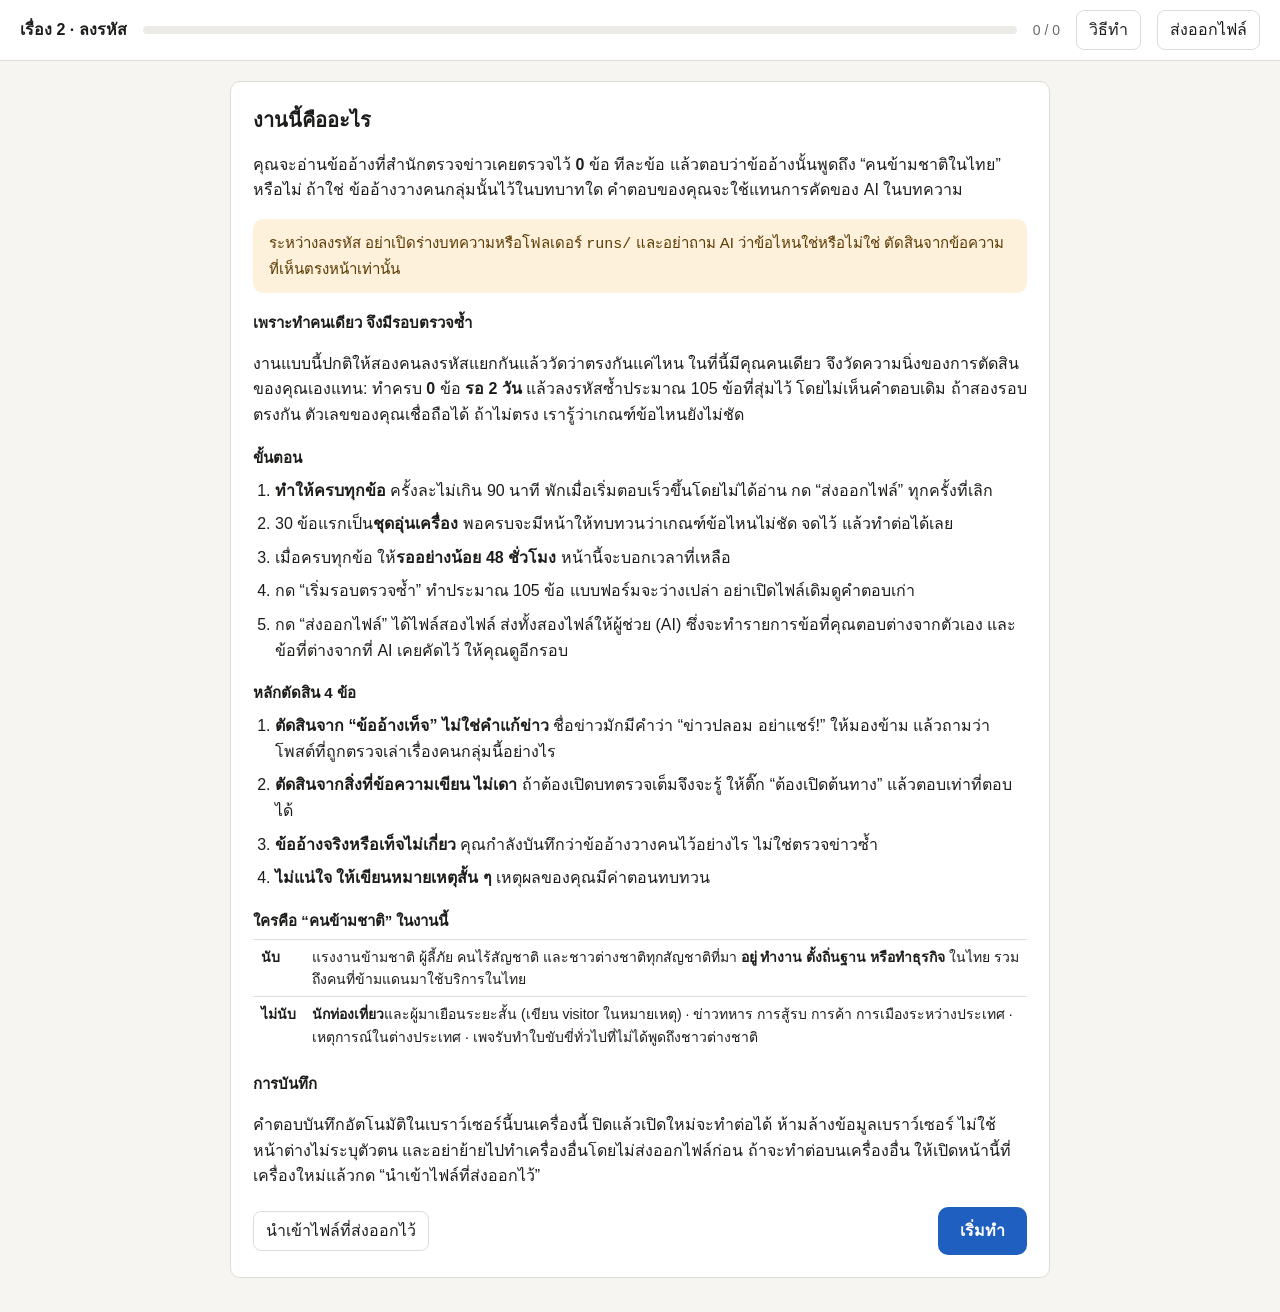
<file: assets/story2_coding_app/template.html>
<!doctype html>
<html lang="th">
<head>
<meta charset="utf-8">
<meta name="viewport" content="width=device-width, initial-scale=1">
<title>ลงรหัสเรื่อง 2</title>
<style>
  /* Three hue families only: blue = in scope / primary action, amber = unsure / needs attention, grey = everything else. */
  :root{
    --bg:#f6f5f2; --card:#ffffff; --ink:#1c1c1a; --muted:#6b6a66; --line:#dedcd6;
    --blue:#1f5fbf; --blue-soft:#e6eefb; --amber:#b86a00; --amber-soft:#fdf1dc; --grey:#8a8983; --grey-soft:#ecebe7;
    --radius:10px;
  }
  *{box-sizing:border-box}
  html,body{margin:0;background:var(--bg);color:var(--ink);font-family:-apple-system,"Sukhumvit Set","Thonburi","Noto Sans Thai","Leelawadee UI",Tahoma,sans-serif;font-size:16px;line-height:1.6}
  button,select,textarea,input{font:inherit;color:inherit}
  [hidden]{display:none!important}
  header{position:sticky;top:0;z-index:5;background:var(--card);border-bottom:1px solid var(--line);padding:10px 20px;display:flex;gap:16px;align-items:center;flex-wrap:wrap}
  header h1{font-size:16px;margin:0;font-weight:600;white-space:nowrap}
  .bar{flex:1;min-width:160px;height:8px;background:var(--grey-soft);border-radius:4px;overflow:hidden}
  .bar i{display:block;height:100%;background:var(--blue);width:0;transition:width .25s}
  .count{font-variant-numeric:tabular-nums;color:var(--muted);font-size:14px;white-space:nowrap}
  .ghost{background:none;border:1px solid var(--line);border-radius:8px;padding:6px 12px;cursor:pointer}
  .ghost:hover{border-color:var(--grey)}
  main{max-width:860px;margin:0 auto;padding:20px}
  .card{background:var(--card);border:1px solid var(--line);border-radius:var(--radius);padding:22px;margin-bottom:16px}
  .meta{color:var(--muted);font-size:14px;display:flex;gap:10px;flex-wrap:wrap;align-items:center}
  .tag{background:var(--grey-soft);border-radius:999px;padding:1px 10px;font-size:13px}
  .tag.cal{background:var(--amber-soft);color:var(--amber)}
  .claim{font-size:22px;line-height:1.55;margin:12px 0 6px;font-weight:500}
  .title{color:var(--muted);font-size:14px}
  .title b{font-weight:600;color:var(--ink)}
  a{color:var(--blue)}
  h2{font-size:15px;margin:0 0 10px;font-weight:600}
  h2 span{color:var(--muted);font-weight:400}
  .opts{display:grid;gap:8px}
  .opts.two{grid-template-columns:repeat(2,1fr)}
  @media (max-width:640px){.opts.two{grid-template-columns:1fr}.claim{font-size:19px}}
  .opt{display:block;text-align:left;background:var(--card);border:1.5px solid var(--line);border-radius:var(--radius);padding:10px 14px;cursor:pointer;width:100%}
  .opt small{display:block;color:var(--muted);font-size:13px;line-height:1.45}
  .opt kbd{float:right;font:12px ui-monospace,monospace;color:var(--muted);border:1px solid var(--line);border-radius:4px;padding:0 5px}
  .opt:hover{border-color:var(--grey)}
  .opt.on{border-color:var(--blue);background:var(--blue-soft)}
  .opt.out.on{border-color:var(--grey);background:var(--grey-soft)}
  .opt.unsure.on{border-color:var(--amber);background:var(--amber-soft)}
  .chip{display:inline-block;border:1.5px solid var(--line);border-radius:999px;padding:5px 14px;margin:0 6px 8px 0;cursor:pointer;background:var(--card)}
  .chip.on{border-color:var(--blue);background:var(--blue-soft)}
  .row{display:grid;grid-template-columns:1fr 1fr;gap:14px}
  @media (max-width:640px){.row{grid-template-columns:1fr}}
  label.f{display:block;font-size:14px;color:var(--muted);margin-bottom:4px}
  select,textarea,input[type=text]{width:100%;border:1.5px solid var(--line);border-radius:8px;padding:8px 10px;background:var(--card)}
  textarea{min-height:64px;resize:vertical}
  .check{display:flex;gap:8px;align-items:flex-start;margin:8px 0;cursor:pointer}
  .check input{margin-top:6px;width:16px;height:16px}
  .nav{display:flex;gap:10px;align-items:center;justify-content:space-between;flex-wrap:wrap}
  .primary{background:var(--blue);color:#fff;border:0;border-radius:var(--radius);padding:11px 22px;font-weight:600;cursor:pointer}
  .primary:disabled{background:var(--grey-soft);color:var(--grey);cursor:not-allowed}
  .need{color:var(--amber);font-size:14px}
  .map{display:flex;flex-wrap:wrap;gap:3px;margin-top:8px}
  .map b{width:12px;height:12px;border-radius:3px;border:1px solid var(--line);background:var(--card);cursor:pointer;display:block}
  .map b.in{background:var(--blue);border-color:var(--blue)}
  .map b.out{background:var(--grey);border-color:var(--grey)}
  .map b.unsure{background:var(--amber);border-color:var(--amber)}
  .map b.cur{outline:2px solid var(--ink);outline-offset:1px}
  .legend{font-size:13px;color:var(--muted);display:flex;gap:14px;flex-wrap:wrap;margin-top:8px}
  .legend i{display:inline-block;width:10px;height:10px;border-radius:2px;margin-right:5px;vertical-align:middle}
  .sop ol{padding-left:22px;margin:8px 0}
  .sop li{margin-bottom:8px}
  .sop h3{font-size:15px;margin:18px 0 4px}
  .note{background:var(--amber-soft);border-radius:var(--radius);padding:12px 16px;color:#5c3a00;font-size:15px}
  .big{font-size:20px;font-weight:600;margin:0 0 6px}
  table.def{border-collapse:collapse;width:100%;font-size:14px;margin-top:6px}
  table.def td{border-top:1px solid var(--line);padding:6px 8px;vertical-align:top}
  table.def td:first-child{white-space:nowrap;font-weight:600}
</style>
</head>
<body>
<header>
  <h1>เรื่อง 2 · ลงรหัส</h1>
  <div class="bar"><i id="bar"></i></div>
  <div class="count" id="count"></div>
  <button class="ghost" id="btnGuide">วิธีทำ</button>
  <button class="ghost" id="btnExport">ส่งออกไฟล์</button>
</header>

<main>
  <!-- GUIDE / SOP -->
  <section id="guide" class="card sop" hidden>
    <p class="big">งานนี้คืออะไร</p>
    <p>คุณจะอ่านข้ออ้างที่สำนักตรวจข่าวเคยตรวจไว้ <b id="gTotal"></b> ข้อ ทีละข้อ แล้วตอบว่าข้ออ้างนั้นพูดถึง “คนข้ามชาติในไทย” หรือไม่ ถ้าใช่ ข้ออ้างวางคนกลุ่มนั้นไว้ในบทบาทใด คำตอบของคุณจะใช้แทนการคัดของ AI ในบทความ</p>
    <div class="note">ระหว่างลงรหัส อย่าเปิดร่างบทความหรือโฟลเดอร์ <code>runs/</code> และอย่าถาม AI ว่าข้อไหนใช่หรือไม่ใช่ ตัดสินจากข้อความที่เห็นตรงหน้าเท่านั้น</div>

    <h3>เพราะทำคนเดียว จึงมีรอบตรวจซ้ำ</h3>
    <p>งานแบบนี้ปกติให้สองคนลงรหัสแยกกันแล้ววัดว่าตรงกันแค่ไหน ในที่นี้มีคุณคนเดียว จึงวัดความนิ่งของการตัดสินของคุณเองแทน: ทำครบ <b id="gTotal2"></b> ข้อ <b>รอ 2 วัน</b> แล้วลงรหัสซ้ำประมาณ 105 ข้อที่สุ่มไว้ โดยไม่เห็นคำตอบเดิม ถ้าสองรอบตรงกัน ตัวเลขของคุณเชื่อถือได้ ถ้าไม่ตรง เรารู้ว่าเกณฑ์ข้อไหนยังไม่ชัด</p>

    <h3>ขั้นตอน</h3>
    <ol>
      <li><b>ทำให้ครบทุกข้อ</b> ครั้งละไม่เกิน 90 นาที พักเมื่อเริ่มตอบเร็วขึ้นโดยไม่ได้อ่าน กด “ส่งออกไฟล์” ทุกครั้งที่เลิก</li>
      <li>30 ข้อแรกเป็น<b>ชุดอุ่นเครื่อง</b> พอครบจะมีหน้าให้ทบทวนว่าเกณฑ์ข้อไหนไม่ชัด จดไว้ แล้วทำต่อได้เลย</li>
      <li>เมื่อครบทุกข้อ ให้<b>รออย่างน้อย 48 ชั่วโมง</b> หน้านี้จะบอกเวลาที่เหลือ</li>
      <li>กด “เริ่มรอบตรวจซ้ำ” ทำประมาณ 105 ข้อ แบบฟอร์มจะว่างเปล่า อย่าเปิดไฟล์เดิมดูคำตอบเก่า</li>
      <li>กด “ส่งออกไฟล์” ได้ไฟล์สองไฟล์ ส่งทั้งสองไฟล์ให้ผู้ช่วย (AI) ซึ่งจะทำรายการข้อที่คุณตอบต่างจากตัวเอง และข้อที่ต่างจากที่ AI เคยคัดไว้ ให้คุณดูอีกรอบ</li>
    </ol>

    <h3>หลักตัดสิน 4 ข้อ</h3>
    <ol>
      <li><b>ตัดสินจาก “ข้ออ้างเท็จ” ไม่ใช่คำแก้ข่าว</b> ชื่อข่าวมักมีคำว่า “ข่าวปลอม อย่าแชร์!” ให้มองข้าม แล้วถามว่าโพสต์ที่ถูกตรวจเล่าเรื่องคนกลุ่มนี้อย่างไร</li>
      <li><b>ตัดสินจากสิ่งที่ข้อความเขียน ไม่เดา</b> ถ้าต้องเปิดบทตรวจเต็มจึงจะรู้ ให้ติ๊ก “ต้องเปิดต้นทาง” แล้วตอบเท่าที่ตอบได้</li>
      <li><b>ข้ออ้างจริงหรือเท็จไม่เกี่ยว</b> คุณกำลังบันทึกว่าข้ออ้างวางคนไว้อย่างไร ไม่ใช่ตรวจข่าวซ้ำ</li>
      <li><b>ไม่แน่ใจ ให้เขียนหมายเหตุสั้น ๆ</b> เหตุผลของคุณมีค่าตอนทบทวน</li>
    </ol>

    <h3>ใครคือ “คนข้ามชาติ” ในงานนี้</h3>
    <table class="def">
      <tr><td>นับ</td><td>แรงงานข้ามชาติ ผู้ลี้ภัย คนไร้สัญชาติ และชาวต่างชาติทุกสัญชาติที่มา <b>อยู่ ทำงาน ตั้งถิ่นฐาน หรือทำธุรกิจ</b> ในไทย รวมถึงคนที่ข้ามแดนมาใช้บริการในไทย</td></tr>
      <tr><td>ไม่นับ</td><td><b>นักท่องเที่ยว</b>และผู้มาเยือนระยะสั้น (เขียน visitor ในหมายเหตุ) · ข่าวทหาร การสู้รบ การค้า การเมืองระหว่างประเทศ · เหตุการณ์ในต่างประเทศ · เพจรับทำใบขับขี่ทั่วไปที่ไม่ได้พูดถึงชาวต่างชาติ</td></tr>
    </table>

    <h3>การบันทึก</h3>
    <p>คำตอบบันทึกอัตโนมัติในเบราว์เซอร์นี้บนเครื่องนี้ ปิดแล้วเปิดใหม่จะทำต่อได้ ห้ามล้างข้อมูลเบราว์เซอร์ ไม่ใช้หน้าต่างไม่ระบุตัวตน และอย่าย้ายไปทำเครื่องอื่นโดยไม่ส่งออกไฟล์ก่อน ถ้าจะทำต่อบนเครื่องอื่น ให้เปิดหน้านี้ที่เครื่องใหม่แล้วกด “นำเข้าไฟล์ที่ส่งออกไว้”</p>
    <p id="lsWarn" class="note" hidden>เบราว์เซอร์นี้ไม่ยอมให้บันทึกอัตโนมัติ ให้กด “ส่งออกไฟล์” บ่อย ๆ และนำเข้าไฟล์เมื่อกลับมาทำต่อ</p>

    <div class="nav" style="margin-top:18px">
      <label class="ghost" style="cursor:pointer">นำเข้าไฟล์ที่ส่งออกไว้<input type="file" id="importFile" accept=".csv" hidden></label>
      <button class="primary" id="btnStart">เริ่มทำ</button>
    </div>
  </section>

  <!-- CHECKPOINT after the 30 warm-up rows (never blocks) -->
  <section id="gate" class="card" hidden>
    <p class="big">อุ่นเครื่องครบ 30 ข้อแล้ว</p>
    <p>ก่อนทำต่อ ใช้เวลาหนึ่งนาที:</p>
    <ol>
      <li>มีข้อไหนที่ตอบแล้วรู้สึกว่าเกณฑ์ไม่ชัดไหม ดูที่ข้อที่คุณเขียนหมายเหตุหรือติ๊กต้องเปิดต้นทาง จดไว้ว่าคุณตีความอย่างไร แล้วใช้แบบเดียวกันตลอดจนจบ</li>
      <li>กด “ส่งออกไฟล์” เก็บสำเนาไว้</li>
    </ol>
    <div class="note">คำตอบ 30 ข้อแรกนับรวมในผลจริง ไม่ต้องทำใหม่ และแก้ได้ตลอดจนกว่าจะเริ่มรอบตรวจซ้ำ</div>
    <div class="nav" style="margin-top:14px">
      <button class="ghost" id="btnExport2">ส่งออกไฟล์</button>
      <button class="primary" id="btnGo">ทำต่อ</button>
    </div>
  </section>

  <!-- PASS 1 COMPLETE -->
  <section id="done" class="card" hidden>
    <p class="big">ครบทุกข้อแล้ว</p>
    <p>กด “ส่งออกไฟล์” เก็บไว้ก่อน ยังกลับไปแก้ข้อไหนก็ได้จากแผนที่ด้านล่าง จนกว่าจะเริ่มรอบตรวจซ้ำ</p>
    <div class="card" style="background:var(--grey-soft);border:0;margin:14px 0">
      <p style="margin:0 0 6px"><b>ขั้นต่อไป: รอบตรวจซ้ำ <span id="rtN"></span> ข้อ</b></p>
      <p style="margin:0">วัดว่าคุณตอบเหมือนเดิมหรือไม่ เมื่อไม่เห็นคำตอบเก่า ควรรออย่างน้อย 48 ชั่วโมงให้ลืม <span id="elapsed"></span></p>
    </div>
    <div class="note">เมื่อเริ่มรอบตรวจซ้ำแล้ว คำตอบรอบแรกจะแก้ไม่ได้อีก เพื่อให้เทียบกันได้อย่างซื่อตรง</div>
    <div class="nav" style="margin-top:14px">
      <button class="ghost" id="btnExport3">ส่งออกไฟล์</button>
      <button class="primary" id="btnRetest">เริ่มรอบตรวจซ้ำ</button>
    </div>
  </section>

  <!-- RETEST COMPLETE -->
  <section id="final" class="card" hidden>
    <p class="big">ตรวจซ้ำครบแล้ว ขอบคุณ</p>
    <ol>
      <li>กด “ส่งออกไฟล์” จะได้ <b>สองไฟล์</b>: <code>coder_main_…csv</code> และ <code>coder_retest_…csv</code> (ถ้าเบราว์เซอร์ถามว่าอนุญาตให้ดาวน์โหลดหลายไฟล์ ให้กดอนุญาต)</li>
      <li>ส่งทั้งสองไฟล์ให้ผู้ช่วย (AI)</li>
      <li>ผู้ช่วยจะวัดความนิ่งของคุณ และทำรายการข้อที่ควรดูอีกรอบ ให้คุณตัดสินข้อที่ขัดกันเอง</li>
    </ol>
    <button class="primary" id="btnExport4">ส่งออกไฟล์ทั้งสอง</button>
  </section>

  <!-- WORK -->
  <section id="work" hidden>
    <div class="card">
      <div class="meta"><span id="mPos"></span><span class="tag" id="mPhase"></span><span id="mSrc"></span><span id="mDate"></span><span id="mVerdict"></span></div>
      <p class="claim" id="claim"></p>
      <div class="title" id="titleLine"></div>
      <div style="margin-top:6px"><a id="link" target="_blank" rel="noopener">เปิดบทตรวจต้นทาง ↗</a></div>
    </div>

    <div class="card">
      <h2>① ข้ออ้างนี้พูดถึงคนข้ามชาติในไทยหรือไม่</h2>
      <div class="opts two" id="scopeOpts"></div>
    </div>

    <div id="inScope" hidden>
      <div class="card">
        <h2>② พูดถึงคนกลุ่มใด <span>เลือก 1 ตามที่ข้อความระบุ</span></h2>
        <div id="groupOpts"></div>
      </div>
      <div class="card">
        <h2>③ ข้ออ้างวางคนกลุ่มนี้ไว้อย่างไร <span>เลือกได้หลายข้อ เฉพาะที่ถ้อยคำบอกชัด</span></h2>
        <div class="opts two" id="frameOpts"></div>
        <div id="otherWrap" hidden style="margin-top:10px"><label class="f">กรอบอื่นคืออะไร (สั้น ๆ)</label><input type="text" id="otherText"></div>
        <div class="row" style="margin-top:16px">
          <div><label class="f">ใครถูกวางเป็นผู้ทำให้เกิดปัญหา</label><select id="blamed"></select></div>
          <div><label class="f">ใครถูกวางเป็นผู้เสียหาย</label><select id="victim"></select></div>
        </div>
        <label class="check"><input type="checkbox" id="dehum"><span>ใช้ถ้อยคำลดทอนความเป็นคน เช่น เปรียบเป็นสัตว์ สิ่งของ โรค หรือ “ระบาด/ทะลัก/ฝูง” <small style="color:var(--muted)">(คำว่า “ต่างด้าว” เฉย ๆ ไม่นับ)</small></span></label>
      </div>
    </div>

    <div class="card">
      <label class="check"><input type="checkbox" id="needSrc"><span>ต้องเปิดบทตรวจต้นทางจึงจะตัดสินได้แน่</span></label>
      <label class="f" style="margin-top:8px">หมายเหตุ (ถ้ามี)</label>
      <textarea id="note" placeholder="เหตุผลสั้น ๆ เมื่อไม่แน่ใจ · เขียน visitor ถ้าเป็นนักท่องเที่ยว"></textarea>
    </div>

    <div class="nav">
      <button class="ghost" id="btnPrev">← ข้อก่อนหน้า</button>
      <span class="need" id="need"></span>
      <button class="primary" id="btnNext">บันทึกและไปข้อถัดไป <kbd style="font:12px ui-monospace,monospace;opacity:.8">Enter</kbd></button>
    </div>
  </section>

  <section class="card" id="mapCard" hidden>
    <h2>แผนที่งาน <span>คลิกเพื่อไปที่ข้อนั้น</span></h2>
    <div class="map" id="map"></div>
    <div class="legend"><span><i style="background:var(--blue)"></i>ในขอบเขต</span><span><i style="background:var(--grey)"></i>นอกขอบเขต</span><span><i style="background:var(--amber)"></i>ไม่แน่ใจ</span><span><i style="border:1px solid var(--line)"></i>ยังไม่ทำ</span></div>
  </section>
</main>

<script>
const ROWS = /*__DATA__*/[];
const RETEST_BASE = /*__RETEST__*/[];
const KEY = "th-verify-story2-solo-v1";
const SHOW = ["id","source","date","verdict","title","claim_text","url"];
const FRAMES = [
  ["frame_disease_vector","พาหะหรือแหล่งโรค","วางเป็นผู้นำเชื้อหรือแหล่งระบาด"],
  ["frame_job_competition","แย่งงาน รายได้ อาชีพ","หรือทำให้ค่าแรงเปลี่ยน"],
  ["frame_undeserved_benefits","ได้สิทธิที่ไม่ควรได้","สัญชาติ เอกสาร สวัสดิการ หรือรัฐเอื้อเป็นพิเศษ"],
  ["frame_security_threat","ภัยความมั่นคง","แทรกซึม ยึดพื้นที่ ภัยต่อชายแดนหรือดินแดน"],
  ["frame_criminality","ผู้ก่ออาชญากรรม","ค้ามนุษย์ ลักลอบ ขอทาน ในฐานะกลุ่ม"],
  ["frame_victim_exploitation","ผู้ถูกกระทำ","ถูกเอาเปรียบ ถูกหลอก ถูกละเมิดสิทธิ"],
  ["frame_other","กรอบอื่นที่ชัด","ระบุสั้น ๆ ในช่องด้านล่าง"],
  ["frame_none","ไม่มีกรอบข้างต้น","เช่น ประกาศระเบียบเฉย ๆ ไม่มีน้ำเสียงต่อคนกลุ่มนี้"]
];
const CODE = ["phase","scope","target_group"].concat(FRAMES.slice(0,7).map(f=>f[0]),["frame_other_text","frame_none","blamed_actor","victim_actor","dehumanizing_language","needs_source_check","note","coded_at"]);
const SCOPES = [
  ["resident_refugee_status","in","ใช่ — อยู่ ทำงาน หรือมีสถานะในไทย","แรงงาน ผู้ลี้ภัย คนไร้สัญชาติ ชาวต่างชาติที่ตั้งถิ่นฐานหรือทำธุรกิจ"],
  ["crossborder_people_services","in","ใช่ — คนข้ามแดนหรือบริการข้ามแดน","ข้ามมารักษา เรียน ลักลอบเข้า แต่ไม่ชัดว่าอยู่ในไทย"],
  ["out_of_scope","out","ไม่ใช่","นักท่องเที่ยว ข่าวทหาร การค้า การเมือง เหตุในต่างประเทศ"],
  ["unclear","unsure","ตัดสินไม่ได้","ต้องเปิดบทตรวจต้นทางก่อน"]
];
const IN = ["resident_refugee_status","crossborder_people_services"];
const GROUPS = [["myanmar","เมียนมา พม่า โรฮิงญา"],["cambodia","กัมพูชา เขมร"],["laos_vietnam","ลาว เวียดนาม"],["china","จีน"],["israel","อิสราเอล ยิว"],["other_foreign","สัญชาติอื่นที่ระบุชื่อ"],["generic","“ต่างด้าว/ต่างชาติ” ไม่ระบุสัญชาติ"],["stateless_ethnic","ไร้สัญชาติ ชาติพันธุ์ในไทย"],["mixed","มากกว่าหนึ่งกลุ่ม"]];
const ACTORS = [["","— เลือก —"],["migrants","คนข้ามชาติ"],["thai_state","รัฐไทย หน่วยงาน เจ้าหน้าที่"],["employers_brokers","นายจ้าง นายหน้า"],["foreign_state","รัฐต่างประเทศ"],["thai_public","คนไทยทั่วไป"],["other","อื่น ๆ"],["none","ไม่มี"]];
const SRC = {afnc:"ศูนย์ต่อต้านข่าวปลอม",afp:"AFP",cofact:"Cofact",thaipbs:"Thai PBS Verify",sure_share:"ชัวร์ก่อนแชร์"};
const VERDICT = {false:"สำนักให้ผล: เท็จ",misleading:"สำนักให้ผล: บิดเบือน",altered_media:"สำนักให้ผล: สื่อดัดแปลง"};
const MONTH = ["ม.ค.","ก.พ.","มี.ค.","เม.ย.","พ.ค.","มิ.ย.","ก.ค.","ส.ค.","ก.ย.","ต.ค.","พ.ย.","ธ.ค."];
const WAIT_H = 48, MIN_H = 24;
const $ = id => document.getElementById(id);
const BYID = Object.fromEntries(ROWS.map(r => [r.id, r]));
const nCal = ROWS.filter(r => r.phase === "calibration").length;

// state.mode: "main" = first pass, "retest" = blind second pass over a sample
let state = {answers:{}, started:false, cur:0, cpSeen:false, firstDoneAt:null, mode:"main", retest:null};
let canStore = true;
try { const s = localStorage.getItem(KEY); if (s) state = Object.assign(state, JSON.parse(s)); } catch(e) { canStore = false; }
function persist(){ if (!canStore) return; try { localStorage.setItem(KEY, JSON.stringify(state)); } catch(e) { canStore = false; $("lsWarn").hidden = false; } }

const isRetest = () => state.mode === "retest";
const hash = s => { let x = 2166136261; for (const ch of s) { x ^= ch.charCodeAt(0); x = Math.imul(x, 16777619); } return x >>> 0; };
const LIST = () => isRetest() ? state.retest.ids.map(id => BYID[id]) : ROWS;
const STORE = () => isRetest() ? state.retest.answers : state.answers;
const CUR = () => isRetest() ? state.retest.cur : state.cur;
const setCur = v => { if (isRetest()) state.retest.cur = v; else state.cur = v; };
const now = () => new Date().toISOString();

function blank(){ const a = {scope:"",target_group:"",frame_other_text:"",blamed_actor:"",victim_actor:"",dehumanizing_language:"",needs_source_check:"",note:"",coded_at:""}; FRAMES.forEach(f => a[f[0]] = ""); return a; }
function ans(id){ const S = STORE(); return S[id] || (S[id] = blank()); }
function missing(a){
  if (!a.scope) return "เลือกคำตอบข้อ ①";
  if (IN.includes(a.scope)){
    if (!a.target_group) return "เลือกกลุ่มคนในข้อ ②";
    if (!FRAMES.some(f => a[f[0]] === "1")) return "เลือกอย่างน้อยหนึ่งช่องในข้อ ③";
    if (a.frame_other === "1" && !a.frame_other_text.trim()) return "ระบุกรอบอื่น";
    if (!a.blamed_actor || !a.victim_actor) return "เลือกผู้ทำให้เกิดปัญหาและผู้เสียหาย";
  }
  return "";
}
const isDone = (id, S) => { const a = (S || STORE())[id]; return !!a && !missing(a); };
const calDone = () => ROWS.filter(r => r.phase === "calibration").every(r => isDone(r.id, state.answers));
const mainDone = () => ROWS.every(r => isDone(r.id, state.answers));
const retestDone = () => !!state.retest && state.retest.ids.every(id => isDone(id, state.retest.answers));
let view = "";   // "done" is shown once pass 1 is complete until a row is opened from the map

function show(which){ ["guide","gate","done","final","work"].forEach(s => $(s).hidden = s !== which); $("mapCard").hidden = which === "guide"; window.scrollTo(0,0); }
function route(){
  if (!state.started) return show("guide");
  if (isRetest()) { if (retestDone() && view !== "work") { header(); drawMap(); return show("final"); } render(); return show("work"); }
  if (!state.cpSeen && calDone() && !mainDone() && state.cur >= nCal) { header(); drawMap(); return show("gate"); }
  if (mainDone() && view !== "work") { fillDone(); header(); drawMap(); return show("done"); }
  render(); show("work");
}
function header(){
  const L = LIST(), done = L.filter(r => isDone(r.id)).length;
  $("bar").style.width = (done / L.length * 100) + "%";
  $("count").textContent = isRetest() ? `ตรวจซ้ำ ${done} / ${L.length}` : `${done} / ${L.length}`;
}
function drawMap(){
  const m = $("map"); m.innerHTML = ""; const L = LIST(), S = STORE();
  L.forEach((r,i) => {
    const b = document.createElement("b"), a = S[r.id];
    if (isDone(r.id)) b.className = IN.includes(a.scope) ? "in" : a.scope === "unclear" ? "unsure" : "out";
    if (i === CUR()) b.classList.add("cur");
    b.title = `ข้อ ${i+1}`;
    b.onclick = () => { setCur(i); view = "work"; persist(); route(); };
    m.appendChild(b);
    if (!isRetest() && i === nCal - 1) { const gap = document.createElement("span"); gap.style.cssText = "flex-basis:100%;height:6px"; m.appendChild(gap); }
  });
}
function thaiDate(d){ const p = (d||"").split("-"); return p.length === 3 ? `${+p[2]} ${MONTH[+p[1]-1]} ${+p[0]+543}` : d; }

function render(){
  const L = LIST(), i = CUR(), r = L[i], a = ans(r.id);
  $("mPos").textContent = `ข้อ ${i+1} จาก ${L.length}`;
  const ph = isRetest() ? "ตรวจซ้ำ" : r.phase === "calibration" ? "อุ่นเครื่อง" : "ชุดหลัก";
  $("mPhase").textContent = ph; $("mPhase").className = "tag" + (ph !== "ชุดหลัก" ? " cal" : "");
  $("mSrc").textContent = SRC[r.source] || r.source; $("mDate").textContent = thaiDate(r.date); $("mVerdict").textContent = VERDICT[r.verdict] || "";
  $("claim").textContent = r.claim_text || r.title;
  $("titleLine").innerHTML = ""; if (r.title && r.title !== r.claim_text) { const b = document.createElement("b"); b.textContent = "ชื่อข่าวของสำนัก: "; $("titleLine").append(b, r.title); }
  $("link").href = r.url; $("link").hidden = !r.url;

  const so = $("scopeOpts"); so.innerHTML = "";
  SCOPES.forEach((s,k) => { const b = document.createElement("button"); b.className = `opt ${s[1]}` + (a.scope === s[0] ? " on" : "");
    b.innerHTML = `<kbd>${k+1}</kbd>${s[2]}<small>${s[3]}</small>`; b.onclick = () => setScope(s[0]); so.appendChild(b); });
  const inS = IN.includes(a.scope); $("inScope").hidden = !inS;
  if (inS){
    const go = $("groupOpts"); go.innerHTML = "";
    GROUPS.forEach(g => { const c = document.createElement("button"); c.className = "chip" + (a.target_group === g[0] ? " on" : ""); c.textContent = g[1];
      c.onclick = () => { a.target_group = g[0]; changed(); }; go.appendChild(c); });
    const fo = $("frameOpts"); fo.innerHTML = "";
    FRAMES.forEach(f => { const b = document.createElement("button"); b.className = "opt" + (a[f[0]] === "1" ? " on" : "");
      b.innerHTML = `${f[1]}<small>${f[2]}</small>`; b.onclick = () => toggleFrame(f[0]); fo.appendChild(b); });
    $("otherWrap").hidden = a.frame_other !== "1"; $("otherText").value = a.frame_other_text;
    [["blamed","blamed_actor"],["victim","victim_actor"]].forEach(([el,key]) => { const s = $(el); s.innerHTML = "";
      ACTORS.forEach(o => { const op = document.createElement("option"); op.value = o[0]; op.textContent = o[1]; s.appendChild(op); }); s.value = a[key]; });
    $("dehum").checked = a.dehumanizing_language === "1";
  }
  $("needSrc").checked = a.needs_source_check === "1";
  $("note").value = a.note;
  $("btnPrev").disabled = i === 0;
  const m = missing(a); $("need").textContent = m; $("btnNext").disabled = !!m;
  header(); drawMap();
}
function touch(a){ a.coded_at = now(); }
function changed(){ touch(ans(LIST()[CUR()].id)); persist(); render(); }
function setScope(v){
  const a = ans(LIST()[CUR()].id); a.scope = v;
  if (!IN.includes(v)) { a.target_group = ""; FRAMES.forEach(f => a[f[0]] = ""); a.frame_other_text = ""; a.blamed_actor = ""; a.victim_actor = ""; a.dehumanizing_language = ""; }
  if (v === "unclear") a.needs_source_check = "1";
  changed();
}
function toggleFrame(k){
  const a = ans(LIST()[CUR()].id); a[k] = a[k] === "1" ? "" : "1";
  if (k === "frame_none" && a[k] === "1") { FRAMES.forEach(f => { if (f[0] !== "frame_none") a[f[0]] = ""; }); a.frame_other_text = ""; }
  if (k !== "frame_none" && a[k] === "1") a.frame_none = "";
  if (a.frame_other !== "1") a.frame_other_text = "";
  changed();
}
function next(){
  const L = LIST(), i = CUR();
  if (missing(ans(L[i].id))) return;
  persist();
  if (isRetest()) {
    if (retestDone()) { state.retest.doneAt = state.retest.doneAt || now(); view = ""; persist(); return route(); }
  } else {
    if (mainDone()) { state.firstDoneAt = state.firstDoneAt || now(); view = ""; persist(); return route(); }
    if (!state.cpSeen && calDone()) { let j0 = L.findIndex((r,k) => k > i && !isDone(r.id)); if (j0 < 0) j0 = L.findIndex(r => !isDone(r.id)); state.cur = j0 < 0 ? i : j0; persist(); return route(); }
  }
  let j = L.findIndex((r,k) => k > i && !isDone(r.id));
  if (j < 0) j = L.findIndex(r => !isDone(r.id));
  if (j < 0) j = Math.min(i + 1, L.length - 1);
  setCur(j); view = "work"; persist(); route();
}

// ---- retest
function retestIds(){
  const set = new Set(RETEST_BASE);
  ROWS.forEach(r => { const a = state.answers[r.id]; if (a && a.scope === "unclear") set.add(r.id); });   // every row you called unclear is re-coded
  return [...set].filter(id => BYID[id]).sort((a,b) => hash(a + "retest") - hash(b + "retest"));
}
function hoursSince(iso){ return iso ? (Date.now() - new Date(iso).getTime()) / 36e5 : 0; }
function fillDone(){
  $("rtN").textContent = retestIds().length;
  const h = hoursSince(state.firstDoneAt);
  $("elapsed").textContent = h >= WAIT_H ? "ครบเวลารอแล้ว" : `ผ่านมา ${Math.floor(h)} ชั่วโมง แนะนำรออีกอย่างน้อย ${Math.ceil(WAIT_H - h)} ชั่วโมง`;
}
function startRetest(){
  if (hoursSince(state.firstDoneAt) < MIN_H && !confirm(`ผ่านมาไม่ถึง ${MIN_H} ชั่วโมงหลังทำรอบแรกเสร็จ คุณอาจจำคำตอบเดิมได้ ผลวัดความนิ่งจะดูดีเกินจริง ยืนยันว่าจะเริ่มเลยหรือไม่`)) return;
  state.retest = {ids: retestIds(), answers:{}, cur:0, startedAt: now(), doneAt: null};
  state.mode = "retest"; view = "work"; persist(); route();
}

// ---- CSV out / in (same columns as the original sheet + coded_at, so the scorers read it unchanged)
const esc = v => { v = v == null ? "" : String(v); return /[",\n\r]/.test(v) ? '"' + v.replace(/"/g,'""') + '"' : v; };
function toCSV(list, store, phaseOf){
  const lines = [SHOW.concat(CODE).join(",")];
  list.forEach(r => { const a = store[r.id] || blank();
    lines.push(SHOW.map(k => esc(r[k])).concat(CODE.map(k => esc(k === "phase" ? phaseOf(r) : a[k]))).join(",")); });
  return "﻿" + lines.join("\r\n") + "\r\n";
}
const mainCSV = () => toCSV(ROWS, state.answers, r => r.phase);
const retestCSV = () => toCSV(state.retest ? state.retest.ids.map(id => BYID[id]) : [], state.retest ? state.retest.answers : {}, () => "retest");
function stamp(){ const d = new Date(); return d.getFullYear() + String(d.getMonth()+1).padStart(2,"0") + String(d.getDate()).padStart(2,"0") + "-" + String(d.getHours()).padStart(2,"0") + String(d.getMinutes()).padStart(2,"0"); }
function save(name, text){ const a = document.createElement("a"); a.href = URL.createObjectURL(new Blob([text], {type:"text/csv;charset=utf-8"})); a.download = name; document.body.appendChild(a); a.click(); a.remove(); }
function exportAll(){
  save(`coder_main_${ROWS.filter(r => isDone(r.id, state.answers)).length}of${ROWS.length}_${stamp()}.csv`, mainCSV());
  if (state.retest) setTimeout(() => save(`coder_retest_${state.retest.ids.filter(id => isDone(id, state.retest.answers)).length}of${state.retest.ids.length}_${stamp()}.csv`, retestCSV()), 500);
}
function parseCSV(t){
  const rows = []; let row = [], cell = "", q = false; t = t.replace(/^﻿/, "");
  for (let i = 0; i < t.length; i++){ const c = t[i];
    if (q) { if (c === '"') { if (t[i+1] === '"') { cell += '"'; i++; } else q = false; } else cell += c; }
    else if (c === '"') q = true; else if (c === ",") { row.push(cell); cell = ""; }
    else if (c === "\n") { row.push(cell); rows.push(row); row = []; cell = ""; } else if (c !== "\r") cell += c; }
  if (cell !== "" || row.length) { row.push(cell); rows.push(row); }
  return rows;
}
function importCSV(text){
  const rows = parseCSV(text), head = rows[0] || [], ix = Object.fromEntries(head.map((h,i) => [h,i]));
  if (!("id" in ix) || !("scope" in ix)) return alert("ไฟล์นี้ไม่ใช่ไฟล์ที่ส่งออกจากหน้านี้");
  const body = rows.slice(1).filter(r => r.length > 1 && BYID[r[ix.id]]);
  const isRt = body.some(r => r[ix.phase] === "retest"); const store = {}; let n = 0;
  body.forEach(r => { const a = blank(); Object.keys(a).forEach(k => { if (k in ix) a[k] = r[ix[k]] || ""; }); if (a.scope) { store[r[ix.id]] = a; n++; } });
  if (isRt) {
    const ids = body.map(r => r[ix.id]); const first = ids.findIndex(id => !isDone(id, store));
    state.retest = {ids, answers: store, cur: first < 0 ? 0 : first, startedAt: now(), doneAt: null}; state.mode = "retest";
  } else {
    state.answers = store; state.mode = "main"; state.retest = null;
    state.cpSeen = ROWS.some(r => r.phase === "main" && isDone(r.id, store));
    const j = ROWS.findIndex(r => !isDone(r.id, store)); state.cur = j < 0 ? 0 : j;
    if (mainDone()) state.firstDoneAt = Object.values(store).map(a => a.coded_at).filter(Boolean).sort().pop() || now();
  }
  state.started = true; view = ""; persist(); alert(`นำเข้าคำตอบ ${n} ข้อ`); route();
}

// ---- wiring
$("gTotal").textContent = ROWS.length; $("gTotal2").textContent = ROWS.length;
$("btnGuide").onclick = () => { if ($("guide").hidden) { $("btnStart").textContent = state.started ? "กลับไปทำต่อ" : "เริ่มทำ"; show("guide"); } else if (state.started) route(); };
$("btnStart").onclick = () => { state.started = true; persist(); route(); };
["btnExport","btnExport2","btnExport3","btnExport4"].forEach(b => $(b).onclick = exportAll);
$("btnGo").onclick = () => { state.cpSeen = true; view = "work"; persist(); route(); };
$("btnRetest").onclick = startRetest;
$("btnPrev").onclick = () => { if (CUR() > 0) { setCur(CUR() - 1); persist(); render(); window.scrollTo(0,0); } };
$("btnNext").onclick = next;
$("otherText").oninput = e => { const a = ans(LIST()[CUR()].id); a.frame_other_text = e.target.value; touch(a); persist(); const m = missing(a); $("need").textContent = m; $("btnNext").disabled = !!m; };
$("blamed").onchange = e => { ans(LIST()[CUR()].id).blamed_actor = e.target.value; changed(); };
$("victim").onchange = e => { ans(LIST()[CUR()].id).victim_actor = e.target.value; changed(); };
$("dehum").onchange = e => { const a = ans(LIST()[CUR()].id); a.dehumanizing_language = e.target.checked ? "1" : ""; touch(a); persist(); };
$("needSrc").onchange = e => { const a = ans(LIST()[CUR()].id); a.needs_source_check = e.target.checked ? "1" : ""; touch(a); persist(); };
$("note").oninput = e => { const a = ans(LIST()[CUR()].id); a.note = e.target.value; touch(a); persist(); };
$("importFile").onchange = e => { const f = e.target.files[0]; if (!f) return; const rd = new FileReader(); rd.onload = () => importCSV(rd.result); rd.readAsText(f, "utf-8"); e.target.value = ""; };
document.addEventListener("keydown", e => {
  if ($("work").hidden || /INPUT|TEXTAREA|SELECT/.test(e.target.tagName)) return;
  if (["1","2","3","4"].includes(e.key)) setScope(SCOPES[+e.key-1][0]);
  else if (e.key === "Enter") { e.preventDefault(); next(); }
});
window.__app = {mainCSV, retestCSV, state: () => state, ROWS, retestIds, startRetest};   // used only to check the export
header(); route();
</script>
</body>
</html>
</file>
